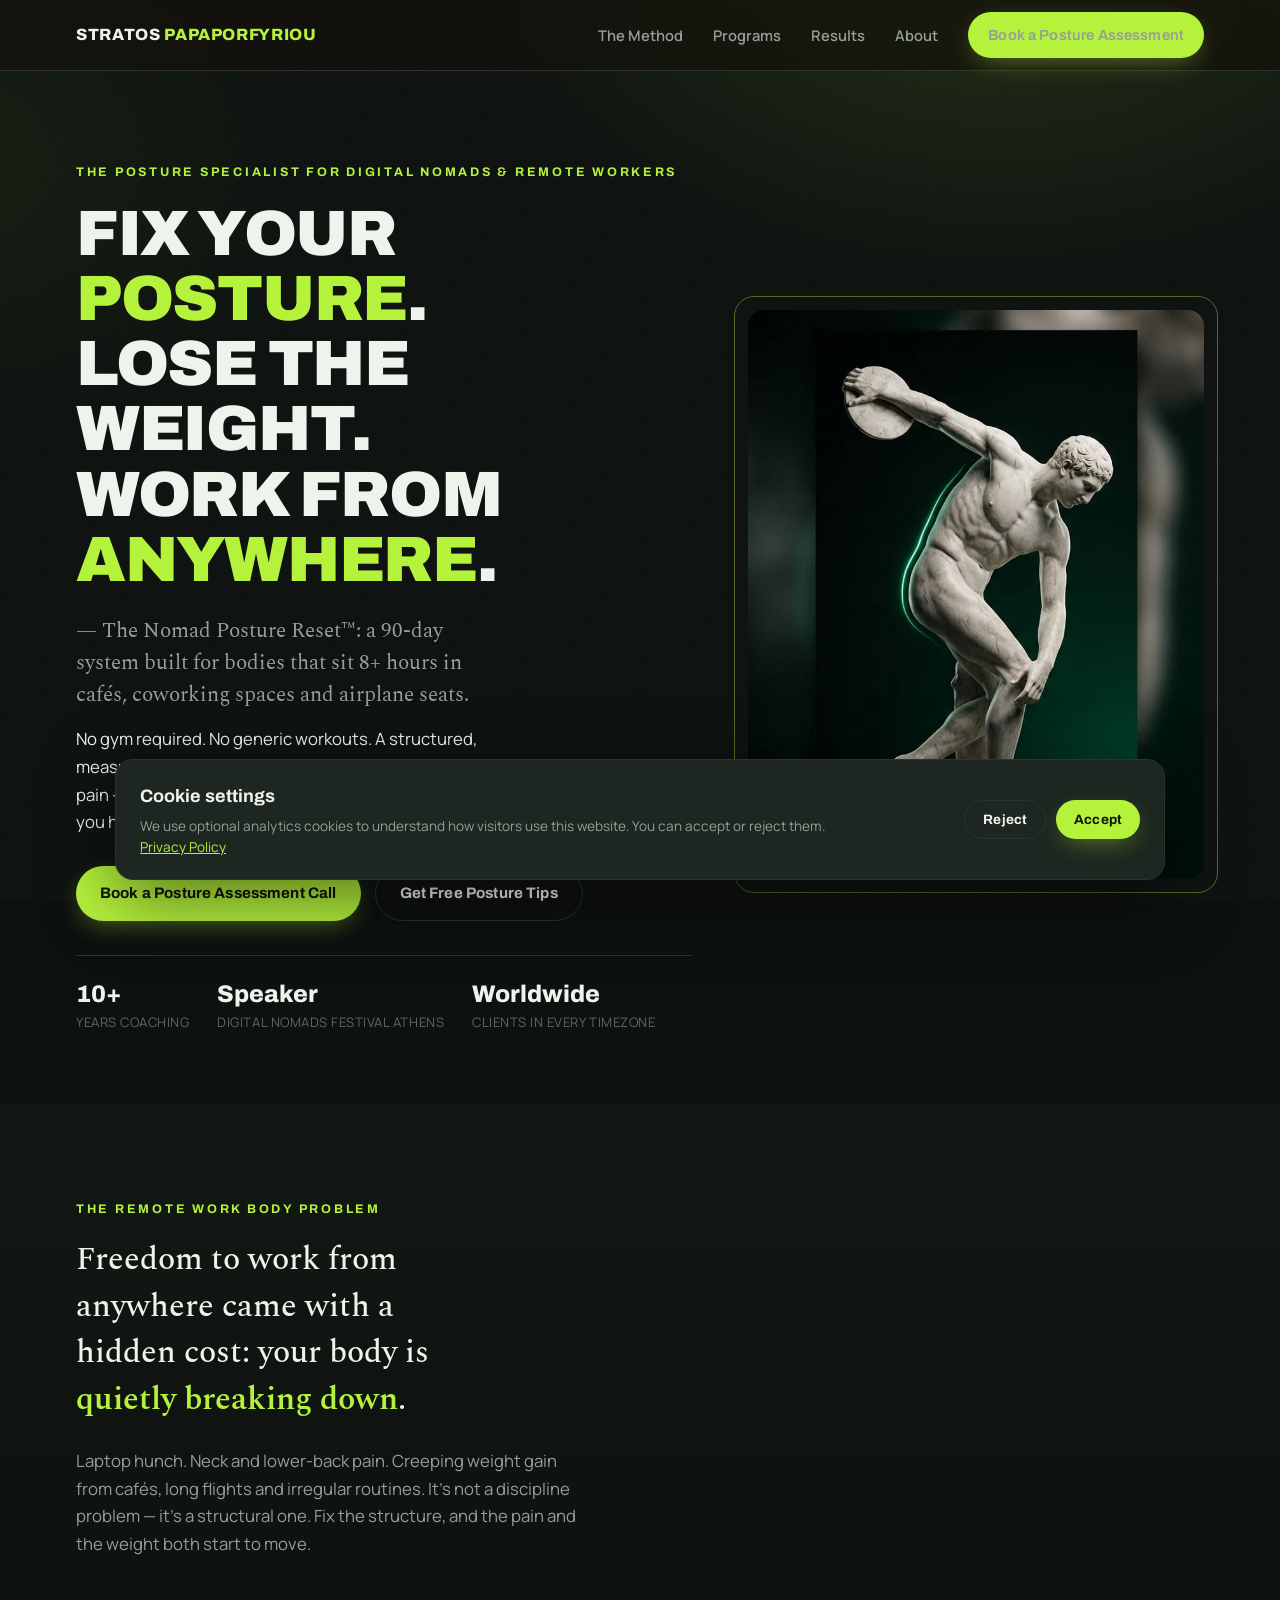
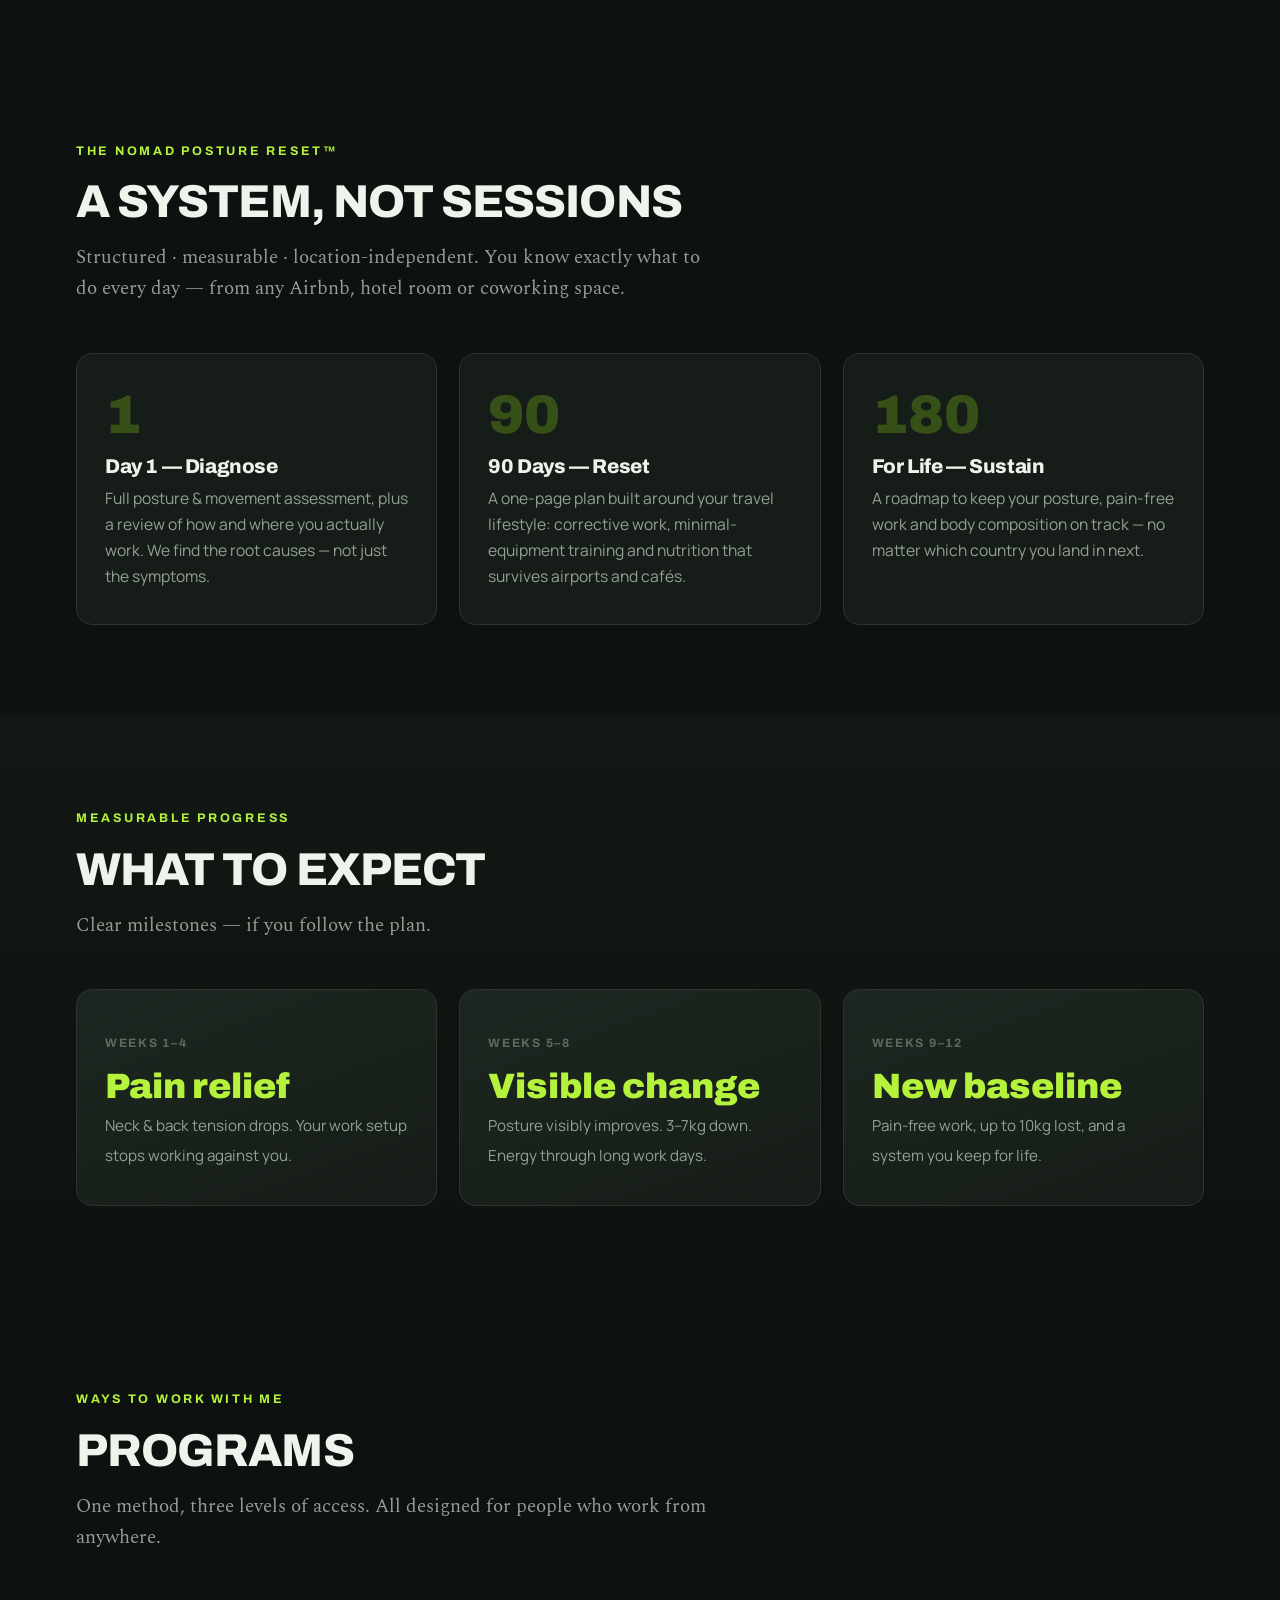
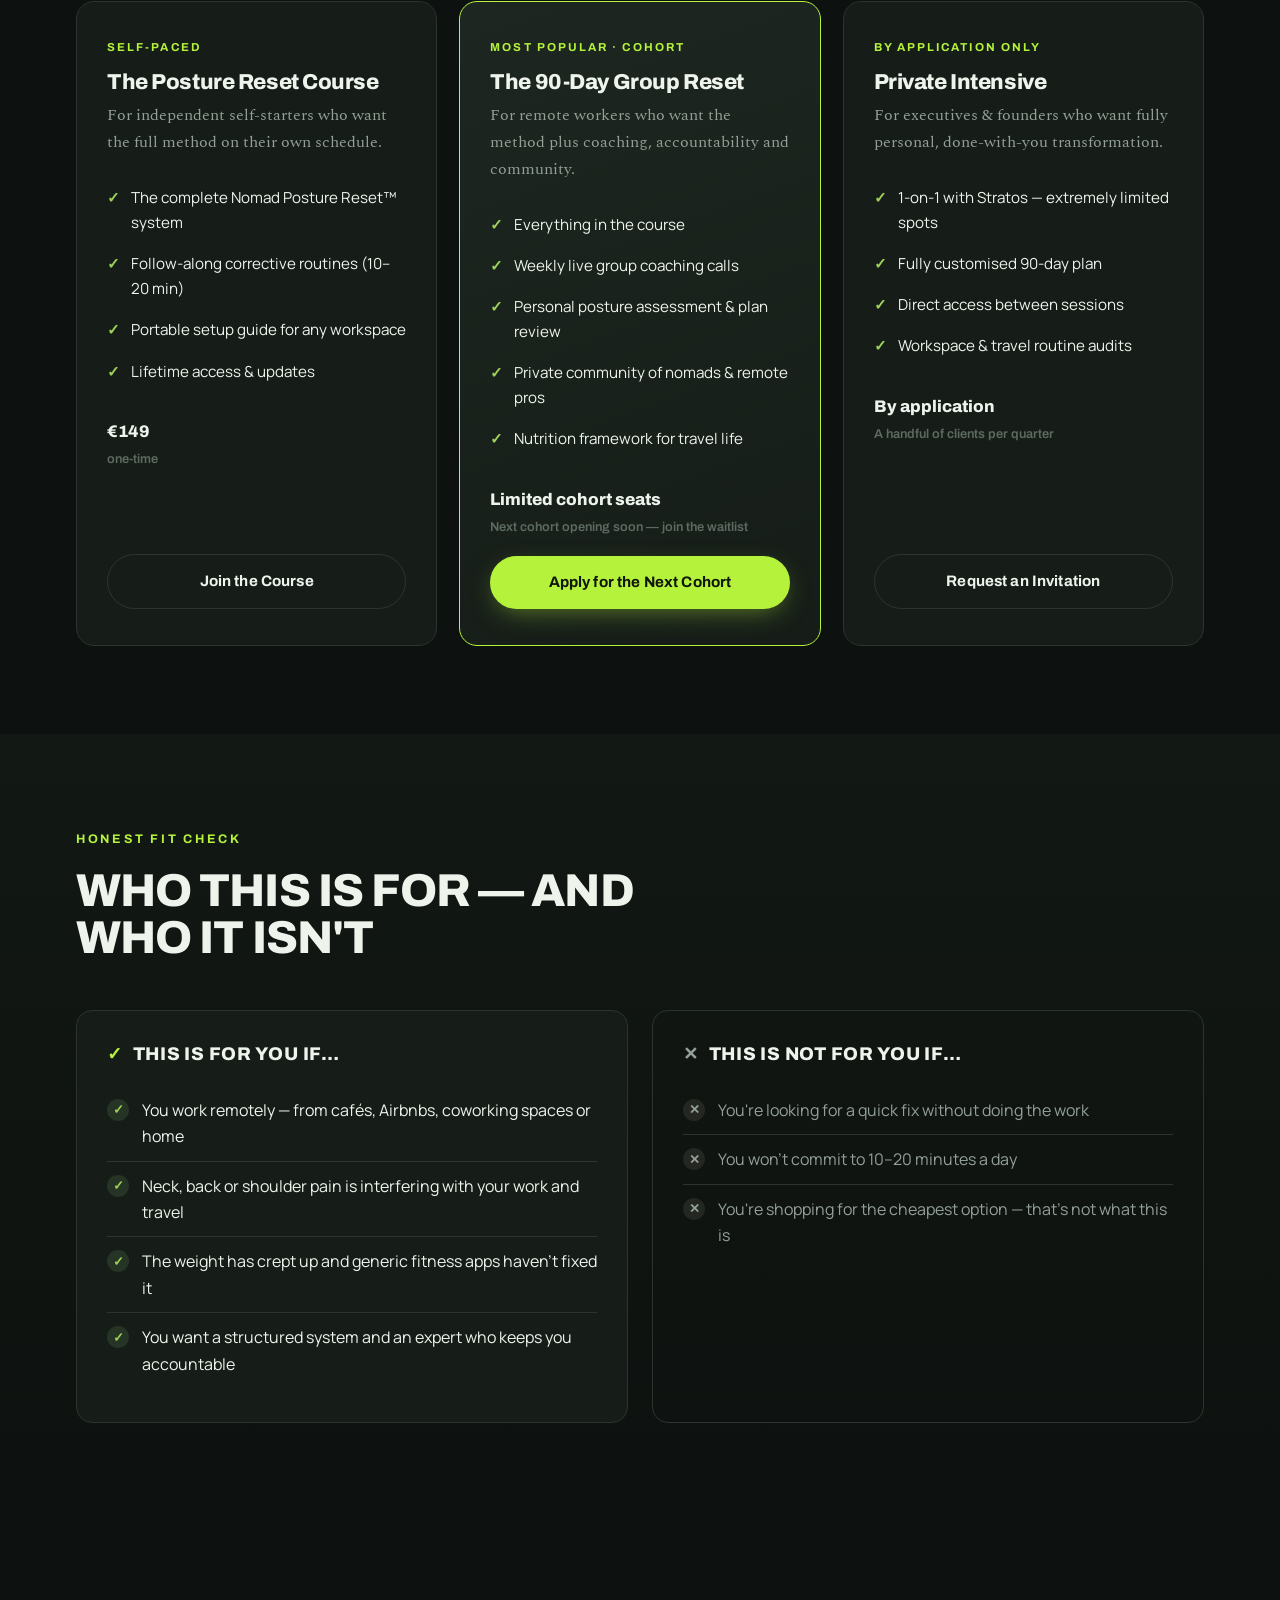
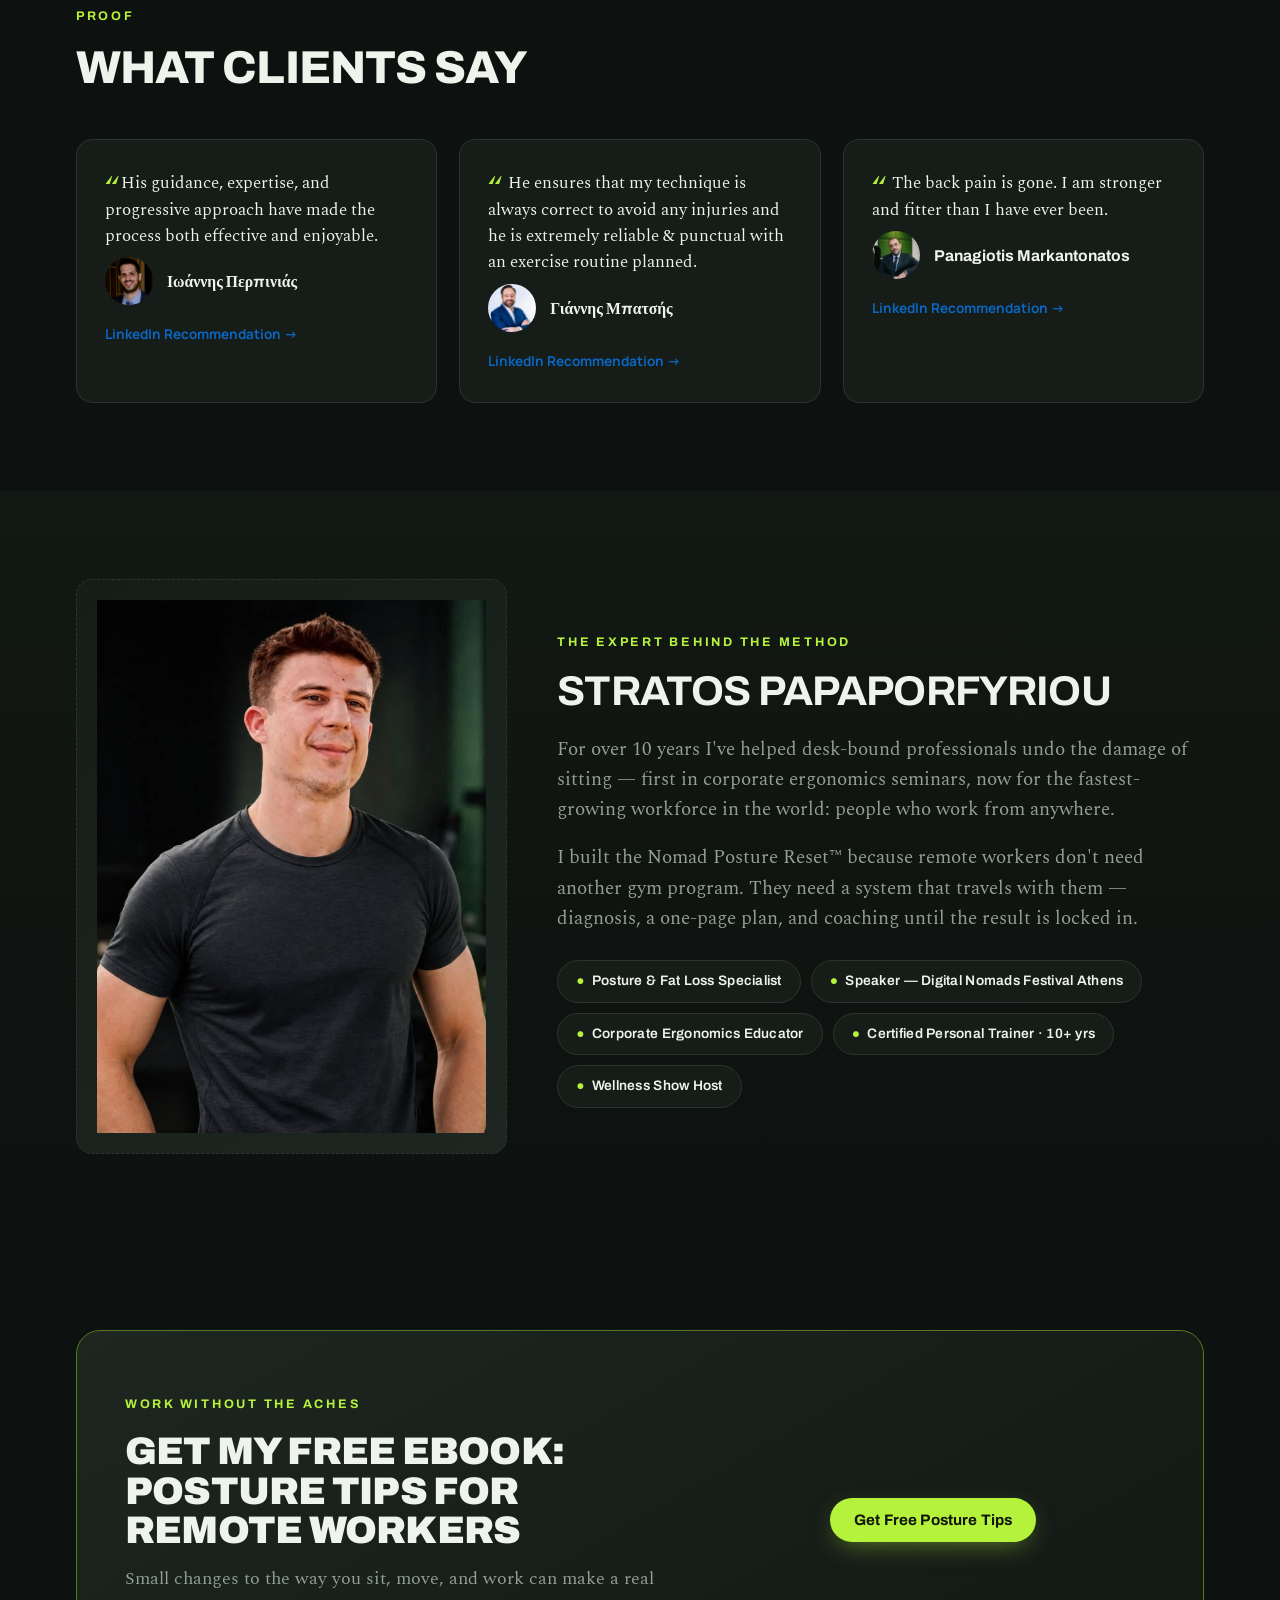
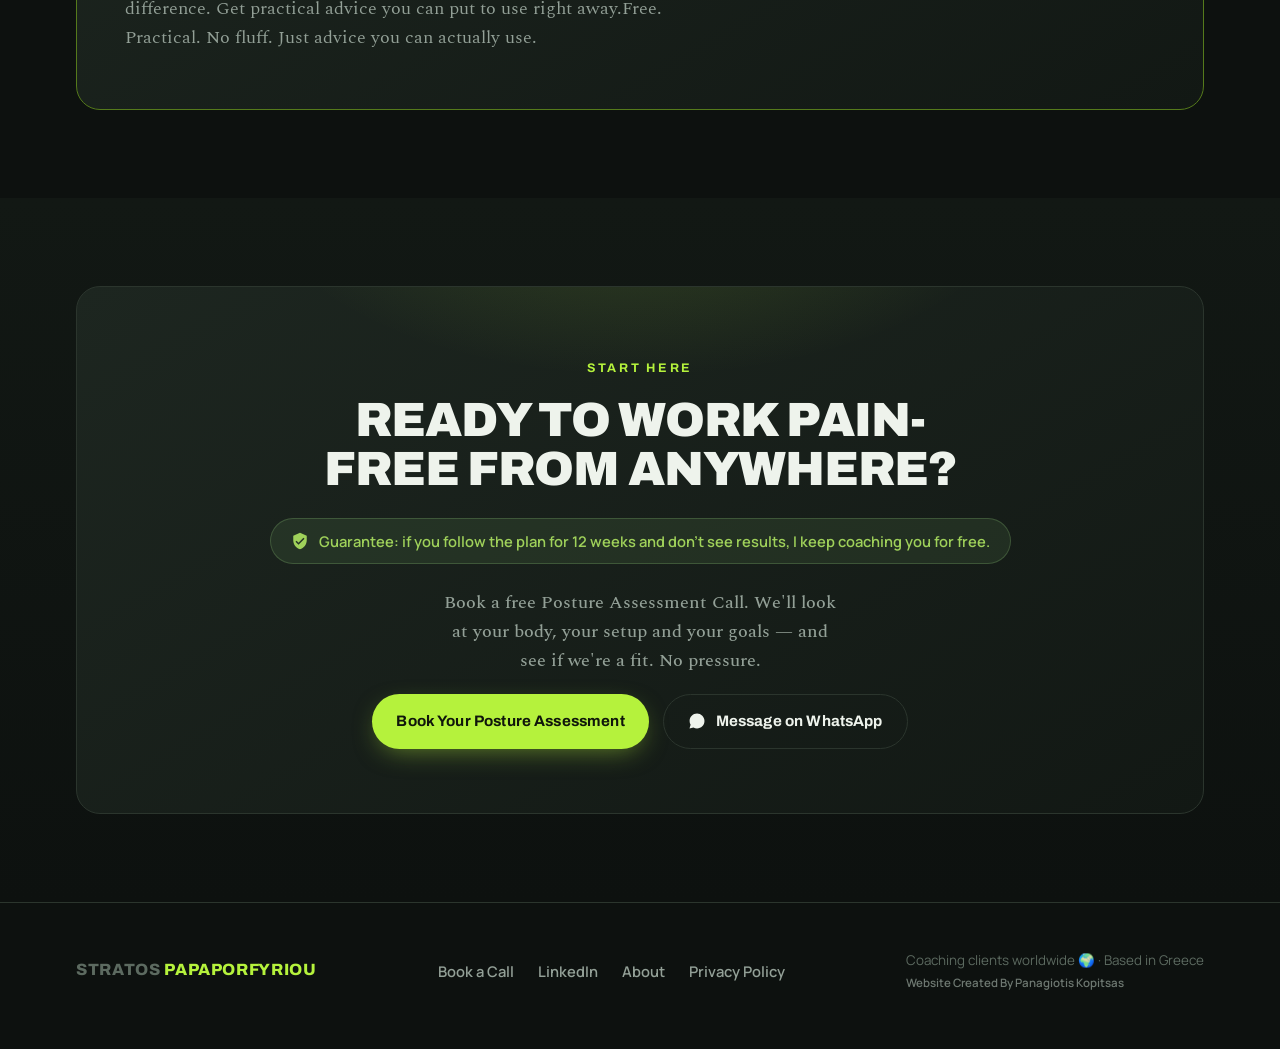
<file: index.html>
<!DOCTYPE html>
<html lang="en">
<head>

<link rel="icon" type="image/png" href="images/Logo.png" />
  
<!-- Google tag (gtag.js) -->
<script>
  window.dataLayer = window.dataLayer || [];

  function gtag() {
    dataLayer.push(arguments);
  }

  gtag("consent", "default", {
    analytics_storage: "denied",
    ad_storage: "denied",
    ad_user_data: "denied",
    ad_personalization: "denied"
  });
</script>

<script
  async
  src="https://www.googletagmanager.com/gtag/js?id=G-JQXVKSX628">
</script>

<script>
  gtag("js", new Date());
  gtag("config", "G-JQXVKSX628");
</script>

  
<meta charset="UTF-8" />
<meta name="viewport" content="width=device-width, initial-scale=1.0" />
<title>Stratos Papaporfyriou — The Posture Specialist for Digital Nomads & Remote Workers</title>
<meta name="description" content="Fix your posture, lose the weight, work pain-free from anywhere. The Nomad Posture Reset™ — a 90-day system for digital nomads & remote workers. No gym required." />

<!--
  ╔══════════════════════════════════════════════════════════════════╗
  ║  SETUP NOTES                                                     ║
  ║  1. WHATSAPP: change WHATSAPP_NUMBER in the <script> below.      ║
  ║  2. CALENDLY: replace CALENDLY_URL with your booking link.       ║
  ║  3. MAILERLITE: popup button uses form ID 1ufsXY.               ║
  ║     Universal script is loaded once in <head>.                 ║
  ║  4. PHOTOS: search "ΦΩΤΟ:" comments and replace placeholders.    ║
  ║  5. TESTIMONIALS: fill the slots — search "TESTIMONIAL".         ║
  ╚══════════════════════════════════════════════════════════════════╝
-->

<link rel="preconnect" href="https://fonts.googleapis.com" />
<link rel="preconnect" href="https://fonts.gstatic.com" crossorigin />
<link href="https://fonts.googleapis.com/css2?family=Archivo:wght@500;600;700;800;900&family=Manrope:wght@400;500;600;700&family=Spectral:ital,wght@0,500;0,600;1,500&display=swap" rel="stylesheet" />

<style>
:root{
  --bg:#0D110F; --bg-2:#121814; --surface:#161D18; --surface-2:#1D2620;
  --line:#2B352D; --text:#EEF3EC; --muted:#93A097; --muted-2:#5C6A60;
  --accent:#B5F23C; --accent-2:#CCFF63; --accent-deep:#557A1B;
  --accent-ink:#10160B; --ok:#9FD15A; --maxw:1180px;
}
*{box-sizing:border-box;margin:0;padding:0}
html{scroll-behavior:smooth}
body{background:var(--bg);color:var(--text);font-family:'Manrope',sans-serif;font-size:18px;line-height:1.65;-webkit-font-smoothing:antialiased;overflow-x:hidden}
body::before{content:"";position:fixed;inset:0;z-index:-2;background:radial-gradient(900px 600px at 78% -8%, rgba(181,242,60,.14), transparent 60%),radial-gradient(700px 500px at -5% 18%, rgba(85,122,27,.12), transparent 55%),var(--bg)}
body::after{content:"";position:fixed;inset:0;z-index:-1;pointer-events:none;opacity:.035;background-image:url("data:image/svg+xml,%3Csvg xmlns='http://www.w3.org/2000/svg' width='120' height='120'%3E%3Cfilter id='n'%3E%3CfeTurbulence type='fractalNoise' baseFrequency='.9' numOctaves='3'/%3E%3C/filter%3E%3Crect width='100%25' height='100%25' filter='url(%23n)'/%3E%3C/svg%3E")}
.wrap{max-width:var(--maxw);margin:0 auto;padding:0 26px}
h1,h2,h3{font-family:'Archivo',sans-serif;line-height:1.02;letter-spacing:-.02em}
.eyebrow{font-family:'Archivo',sans-serif;font-size:.78rem;font-weight:700;letter-spacing:.22em;text-transform:uppercase;color:var(--accent);display:inline-block;margin-bottom:18px}
.accent{color:var(--accent)}
.serif{font-family:'Spectral',serif;font-weight:500}

nav{position:sticky;top:0;z-index:50;backdrop-filter:saturate(140%) blur(14px);background:rgba(21,17,13,.72);border-bottom:1px solid var(--line)}
.nav-inner{display:flex;align-items:center;justify-content:space-between;height:70px}
.brand{font-family:'Archivo',sans-serif;font-weight:800;font-size:1.02rem;letter-spacing:.04em;text-transform:uppercase}
.brand span{color:var(--accent)}
.nav-links{display:flex;gap:30px;align-items:center}
.nav-links a{color:var(--muted);text-decoration:none;font-size:.92rem;font-weight:600;transition:color .2s}
.nav-links a:hover{color:var(--text)}
.btn{display:inline-flex;align-items:center;gap:10px;font-family:'Archivo',sans-serif;font-weight:700;font-size:.95rem;letter-spacing:.01em;padding:14px 24px;border-radius:999px;text-decoration:none;cursor:pointer;border:none;transition:transform .18s ease, box-shadow .18s ease, background .2s}
.btn-primary{background:var(--accent);color:var(--accent-ink);box-shadow:0 8px 26px -8px rgba(181,242,60,.5)}
.btn-primary:hover{transform:translateY(-2px);box-shadow:0 14px 34px -8px rgba(181,242,60,.65);background:var(--accent-2)}
.btn-ghost{background:transparent;color:var(--text);border:1px solid var(--line)}
.btn-ghost:hover{border-color:var(--accent);color:var(--accent)}
.btn svg{width:18px;height:18px;flex:none}
.nav-cta{padding:11px 20px}
@media(max-width:820px){.nav-links a:not(.nav-cta){display:none}}

.hero{padding:84px 0 70px;position:relative}
.hero-grid{display:grid;grid-template-columns:1.15fr .85fr;gap:56px;align-items:center}
.hero h1{font-size:clamp(2.4rem,5vw,4.1rem);font-weight:900;text-transform:uppercase}
.hero h1 .num{color:var(--accent);font-style:normal}
.hero-sub{font-family:'Spectral',serif;font-size:1.32rem;color:var(--muted);margin:24px 0 14px;max-width:36ch;line-height:1.5}
.hero-line{color:var(--text);font-size:1.05rem;max-width:46ch;margin-bottom:30px}
.hero-ctas{display:flex;gap:14px;flex-wrap:wrap;margin-bottom:34px}
.trust{display:flex;gap:28px;flex-wrap:wrap;padding-top:26px;border-top:1px solid var(--line)}
.trust div{display:flex;flex-direction:column}
.trust b{font-family:'Archivo',sans-serif;font-size:1.5rem;font-weight:800;color:var(--text);line-height:1}
.trust small{color:var(--muted-2);font-size:.82rem;letter-spacing:.04em;text-transform:uppercase;margin-top:6px}
.hero-photo-frame{position:relative}
.hero-photo-frame::before{content:"";position:absolute;inset:-14px;border:1px solid var(--accent);border-radius:20px;opacity:.4}
.photo{width:100%;aspect-ratio:4/5;border-radius:16px;overflow:hidden;background:linear-gradient(145deg,var(--surface),var(--surface-2));border:1px dashed var(--line);display:flex;align-items:center;justify-content:center;text-align:center;color:var(--muted-2);font-size:.85rem;padding:20px;position:relative}
.hero-photo{width:100%;aspect-ratio:4/5;object-fit:cover;border-radius:16px;display:block}
@media(max-width:860px){.hero-grid{grid-template-columns:1fr;gap:40px}.hero-photo-frame{max-width:380px;margin:0 auto}}

section{padding:88px 0;position:relative}
.section-head{max-width:640px;margin-bottom:48px}
.section-head h2{font-size:clamp(2rem,3.6vw,2.9rem);font-weight:800;text-transform:uppercase}
.section-head p{color:var(--muted);margin-top:16px;font-family:'Spectral',serif;font-size:1.18rem}
.alt{background:linear-gradient(180deg,var(--bg-2),var(--bg))}

.problem{font-family:'Spectral',serif;font-size:clamp(1.4rem,2.6vw,2rem);font-weight:500;line-height:1.45;max-width:26ch}
.problem .accent{font-weight:600}
.problem-note{color:var(--muted);font-family:'Manrope';font-size:1.05rem;margin-top:24px;max-width:50ch}

.fw-grid{display:grid;grid-template-columns:repeat(3,1fr);gap:22px}
.fw-card{background:var(--surface);border:1px solid var(--line);border-radius:16px;padding:34px 28px;position:relative;overflow:hidden;transition:border-color .25s, transform .25s}
.fw-card:hover{border-color:var(--accent);transform:translateY(-4px)}
.fw-num{font-family:'Archivo';font-weight:900;font-size:3.4rem;color:var(--accent-deep);line-height:1;opacity:.55}
.fw-card h3{font-size:1.25rem;font-weight:800;margin:14px 0 10px}
.fw-card p{color:var(--muted);font-size:.98rem}
@media(max-width:760px){.fw-grid{grid-template-columns:1fr}}

.miles{display:grid;grid-template-columns:repeat(3,1fr);gap:22px}
.mile{background:linear-gradient(160deg,var(--surface-2),var(--surface));border:1px solid var(--line);border-radius:16px;padding:36px 28px;text-align:left}
.mile small{color:var(--muted-2);text-transform:uppercase;letter-spacing:.14em;font-size:.76rem;font-weight:700;font-family:'Archivo'}
.mile b{display:block;font-family:'Archivo';font-weight:900;font-size:2.2rem;color:var(--accent);margin:12px 0 4px;line-height:1.1}
.mile span{color:var(--muted);font-size:.95rem}
@media(max-width:760px){.miles{grid-template-columns:1fr}}

/* OFFERS */
.offers{display:grid;grid-template-columns:repeat(3,1fr);gap:22px;align-items:stretch}
.offer{background:var(--surface);border:1px solid var(--line);border-radius:18px;padding:36px 30px;display:flex;flex-direction:column;transition:border-color .25s,transform .25s}
.offer:hover{border-color:var(--accent);transform:translateY(-4px)}
.offer.featured{border-color:var(--accent);background:linear-gradient(160deg,var(--surface-2),var(--surface));position:relative}
.offer .tag{font-family:'Archivo';font-size:.72rem;font-weight:700;letter-spacing:.18em;text-transform:uppercase;color:var(--accent);margin-bottom:14px}
.offer h3{font-size:1.35rem;font-weight:800;margin-bottom:10px}
.offer .who{font-family:'Spectral',serif;color:var(--muted);font-size:1.02rem;margin-bottom:20px}
.offer ul{list-style:none;margin-bottom:26px}
.offer li{display:flex;gap:11px;align-items:flex-start;padding:8px 0;color:var(--text);font-size:.95rem}
.offer li::before{content:"✓";color:var(--ok);font-weight:800;flex:none}
.offer .price{font-family:'Archivo';font-weight:800;font-size:1.05rem;color:var(--text);margin-bottom:18px}
.offer .price small{display:block;color:var(--muted-2);font-weight:600;font-size:.8rem;margin-top:4px}
.offer .btn{margin-top:auto;justify-content:center}
@media(max-width:880px){.offers{grid-template-columns:1fr}}

.fit-grid{display:grid;grid-template-columns:1fr 1fr;gap:24px}
.fit-card{background:var(--surface);border:1px solid var(--line);border-radius:16px;padding:34px 30px}
.fit-card.no{background:transparent}
.fit-card h3{font-size:1.15rem;font-weight:800;text-transform:uppercase;letter-spacing:.04em;margin-bottom:22px;display:flex;align-items:center;gap:10px}
.fit-card ul{list-style:none}
.fit-card li{display:flex;gap:13px;align-items:flex-start;padding:11px 0;border-bottom:1px solid var(--line);color:var(--text);font-size:1rem}
.fit-card li:last-child{border-bottom:none}
.tick,.cross{flex:none;width:22px;height:22px;border-radius:50%;display:grid;place-items:center;font-weight:800;font-size:.8rem;margin-top:2px}
.tick{background:rgba(127,176,106,.16);color:var(--ok)}
.cross{background:rgba(168,154,135,.14);color:var(--muted)}
.fit-card.no li{color:var(--muted)}
@media(max-width:760px){.fit-grid{grid-template-columns:1fr}}

.tst-grid{display:grid;grid-template-columns:repeat(3,1fr);gap:22px}
.tst{background:var(--surface);border:1px solid var(--line);border-radius:16px;padding:30px 28px;display:flex;flex-direction:column;gap:18px}
.tst .quote{font-family:'Spectral',serif;font-size:1.06rem;line-height:1.55;color:var(--text)}
.tst .quote::before{content:"“";color:var(--accent);font-family:'Spectral',serif;font-size:2rem;line-height:0;margin-right:2px;vertical-align:-.35em}
.tst .person{display:flex;align-items:center;gap:14px;margin-top:auto;padding-top:8px}
.avatar{width:48px;height:48px;border-radius:50%;flex:none;background:linear-gradient(145deg,var(--accent-deep),var(--surface-2));display:grid;place-items:center;font-family:'Archivo';font-weight:800;color:var(--accent-2);font-size:1rem;overflow:hidden}
img.avatar{object-fit:cover}
.tst .person b{font-family:'Archivo';font-weight:700;font-size:.98rem}
.tst .person span{display:block;color:var(--muted-2);font-size:.82rem;font-weight:500}
@media(max-width:880px){.tst-grid{grid-template-columns:1fr 1fr}}
@media(max-width:600px){.tst-grid{grid-template-columns:1fr}}

.about-grid{display:grid;grid-template-columns:.8fr 1.2fr;gap:50px;align-items:center}
.about-grid .photo{
  aspect-ratio:3/4;
  object-fit:cover;
}
.about p{color:var(--muted);font-family:'Spectral',serif;font-size:1.18rem;line-height:1.6;margin-bottom:18px}
.creds{display:flex;flex-wrap:wrap;gap:10px;margin-top:26px}
.cred{background:var(--surface);border:1px solid var(--line);border-radius:999px;padding:9px 18px;font-size:.86rem;font-weight:600;color:var(--text);font-family:'Archivo';letter-spacing:.02em}
.cred .accent{margin-right:7px}
@media(max-width:860px){.about-grid{grid-template-columns:1fr;gap:34px}.about-grid .photo{max-width:340px}}

/* MAILERLITE NEWSLETTER */
.magnet{background:linear-gradient(150deg,var(--surface-2),var(--bg-2));border:1px solid var(--accent-deep);border-radius:24px;padding:56px 48px;display:grid;grid-template-columns:1.1fr .9fr;gap:44px;align-items:center}
.magnet h2{font-size:clamp(1.7rem,3.2vw,2.4rem);font-weight:900;text-transform:uppercase}
.magnet p{color:var(--muted);margin-top:14px;font-family:'Spectral',serif;font-size:1.12rem}
.magnet-action{display:flex;align-items:center;justify-content:center}
.magnet-action .btn{justify-content:center;text-align:center}
@media(max-width:820px){.magnet{grid-template-columns:1fr;padding:44px 30px}.magnet-action{justify-content:flex-start}}

.cta{background:linear-gradient(150deg,var(--surface-2),var(--bg-2));border:1px solid var(--line);border-radius:24px;padding:64px 48px;text-align:center;position:relative;overflow:hidden}
.cta::before{content:"";position:absolute;inset:0;background:radial-gradient(600px 300px at 50% -20%,rgba(181,242,60,.16),transparent 65%)}
.cta>*{position:relative}
.cta h2{font-size:clamp(2rem,4vw,3rem);font-weight:900;text-transform:uppercase;max-width:20ch;margin:0 auto}
.guarantee{display:inline-flex;align-items:center;gap:10px;background:rgba(127,176,106,.12);border:1px solid rgba(127,176,106,.3);color:var(--ok);padding:10px 20px;border-radius:999px;font-size:.92rem;font-weight:600;margin:24px 0}
.cta-ctas{display:flex;gap:14px;justify-content:center;flex-wrap:wrap;margin-top:18px}

footer{border-top:1px solid var(--line);padding:46px 0 56px;color:var(--muted-2)}
.foot-inner{display:flex;justify-content:space-between;align-items:center;gap:24px;flex-wrap:wrap}
.foot-inner a{color:var(--muted);text-decoration:none;font-weight:600;font-size:.92rem}
.foot-inner a:hover{color:var(--accent)}
.foot-links{display:flex;gap:24px;flex-wrap:wrap}

.reveal{
  opacity:1;
  transform:none;
}
.reveal.in{opacity:1;transform:none}
@media(prefers-reduced-motion:reduce){.reveal{opacity:1;transform:none;transition:none}}


.cookie-banner {
  position: fixed;
  left: 20px;
  right: 20px;
  bottom: 20px;
  z-index: 9999;
  max-width: 1050px;
  margin: auto;
  padding: 22px 24px;
  display: flex;
  align-items: center;
  justify-content: space-between;
  gap: 24px;
  background: var(--surface-2);
  border: 1px solid var(--line);
  border-radius: 18px;
  box-shadow: 0 20px 70px rgba(0, 0, 0, .5);
}

.cookie-banner[hidden] {
  display: none;
}

.cookie-text strong {
  display: block;
  margin-bottom: 5px;
  font-family: "Archivo", sans-serif;
}

.cookie-text p {
  max-width: 700px;
  color: var(--muted);
  font-size: .85rem;
  line-height: 1.5;
}

.cookie-text a {
  color: var(--accent);
}

.cookie-buttons {
  display: flex;
  flex: none;
  gap: 10px;
}

.cookie-buttons .btn {
  padding: 11px 18px;
  font-size: .85rem;
}

@media (max-width: 700px) {
  .cookie-banner {
    left: 12px;
    right: 12px;
    bottom: 12px;
    align-items: stretch;
    flex-direction: column;
  }

  .cookie-buttons {
    display: grid;
    grid-template-columns: 1fr 1fr;
  }

  .cookie-buttons .btn {
    justify-content: center;
  }
}
  
  
</style>
<!-- MailerLite Universal -->
<script>
  (function(w,d,e,u,f,l,n){w[f]=w[f]||function(){(w[f].q=w[f].q||[])
  .push(arguments);},l=d.createElement(e),l.async=1,l.src=u,
  n=d.getElementsByTagName(e)[0],n.parentNode.insertBefore(l,n);})
  (window,document,'script','https://assets.mailerlite.com/js/universal.js','ml');
  ml('account', '23592');
</script>
<!-- End MailerLite Universal -->
</head>
<body>

<!-- ==== NAV ==== -->
<nav>
  <div class="wrap nav-inner">
    <div class="brand">STRATOS <span>PAPAPORFYRIOU</span></div>
    <div class="nav-links">
      <a href="#method">The Method</a>
      <a href="#programs">Programs</a>
      <a href="#results">Results</a>
      <a href="#about">About</a>
      <a class="btn btn-primary nav-cta" data-cal href="#">Book a Posture Assessment</a>
    </div>
  </div>
</nav>

<!-- ==== HERO ==== -->
<header class="hero">
  <div class="wrap hero-grid">
    <div class="reveal">
      <span class="eyebrow">The Posture Specialist for Digital Nomads &amp; Remote Workers</span>
      <h1>Fix your <span class="num">posture</span>.<br>Lose the weight.<br>Work from <span class="num">anywhere</span>.</h1>
      <p class="hero-sub">— The Nomad Posture Reset™: a 90-day system built for bodies that sit 8+ hours in cafés, coworking spaces and airplane seats.</p>
      <p class="hero-line">No gym required. No generic workouts. A structured, measurable method that ends laptop hunch, neck and back pain — and gets the weight moving — wherever in the world you happen to be working from.</p>
      <div class="hero-ctas">
        <a class="btn btn-primary" data-cal href="#">Book a Posture Assessment Call</a>
        <a class="btn btn-ghost" href="#magnet">Get Free Posture Tips</a>
      </div>
      <div class="trust">
        <div><b>10+</b><small>Years coaching</small></div>
        <div><b>Speaker</b><small>Digital Nomads Festival Athens</small></div>
        <div><b>Worldwide</b><small>Clients in every timezone</small></div>
      </div>
    </div>
    <div class="reveal hero-photo-frame">
      <!-- ΦΩΤΟ: <img class="hero-photo" src="stratos-hero.jpg" alt="Stratos Papaporfyriou"> -->
      <img class="hero-photo" src="images/1.jpg" alt="Stratos Papaporfyriou">
    </div>
  </div>
</header>

<!-- ==== PROBLEM ==== -->
<section class="alt">
  <div class="wrap reveal">
    <span class="eyebrow">The Remote Work Body Problem</span>
    <p class="problem">Freedom to work from anywhere came with a hidden cost: your body is <span class="accent">quietly breaking down</span>.</p>
    <p class="problem-note">Laptop hunch. Neck and lower-back pain. Creeping weight gain from cafés, long flights and irregular routines. It's not a discipline problem — it's a structural one. Fix the structure, and the pain and the weight both start to move.</p>
  </div>
</section>

<!-- ==== METHOD ==== -->
<section id="method">
  <div class="wrap">
    <div class="section-head reveal">
      <span class="eyebrow">The Nomad Posture Reset™</span>
      <h2>A system, not sessions</h2>
      <p>Structured · measurable · location-independent. You know exactly what to do every day — from any Airbnb, hotel room or coworking space.</p>
    </div>
    <div class="fw-grid">
      <div class="fw-card reveal">
        <div class="fw-num">1</div>
        <h3>Day 1 — Diagnose</h3>
        <p>Full posture &amp; movement assessment, plus a review of how and where you actually work. We find the root causes — not just the symptoms.</p>
      </div>
      <div class="fw-card reveal">
        <div class="fw-num">90</div>
        <h3>90 Days — Reset</h3>
        <p>A one-page plan built around your travel lifestyle: corrective work, minimal-equipment training and nutrition that survives airports and cafés.</p>
      </div>
      <div class="fw-card reveal">
        <div class="fw-num">180</div>
        <h3>For Life — Sustain</h3>
        <p>A roadmap to keep your posture, pain-free work and body composition on track — no matter which country you land in next.</p>
      </div>
    </div>
  </div>
</section>

<!-- ==== MILESTONES ==== -->
<section id="results" class="alt">
  <div class="wrap">
    <div class="section-head reveal">
      <span class="eyebrow">Measurable progress</span>
      <h2>What to expect</h2>
      <p>Clear milestones — if you follow the plan.</p>
    </div>
    <div class="miles">
      <div class="mile reveal"><small>Weeks 1–4</small><b>Pain relief</b><span>Neck &amp; back tension drops. Your work setup stops working against you.</span></div>
      <div class="mile reveal"><small>Weeks 5–8</small><b>Visible change</b><span>Posture visibly improves. 3–7kg down. Energy through long work days.</span></div>
      <div class="mile reveal"><small>Weeks 9–12</small><b>New baseline</b><span>Pain-free work, up to 10kg lost, and a system you keep for life.</span></div>
    </div>
  </div>
</section>

<!-- ==== PROGRAMS ==== -->
<section id="programs">
  <div class="wrap">
    <div class="section-head reveal">
      <span class="eyebrow">Ways to work with me</span>
      <h2>Programs</h2>
      <p>One method, three levels of access. All designed for people who work from anywhere.</p>
    </div>
    <div class="offers">

      <div class="offer reveal">
        <div class="tag">Self-paced</div>
        <h3>The Posture Reset Course</h3>
        <p class="who">For independent self-starters who want the full method on their own schedule.</p>
        <ul>
          <li>The complete Nomad Posture Reset™ system</li>
          <li>Follow-along corrective routines (10–20 min)</li>
          <li>Portable setup guide for any workspace</li>
          <li>Lifetime access &amp; updates</li>
        </ul>
        <div class="price">€149 <small>one-time</small></div>
        <a class="btn btn-ghost" href="#" >Join the Course</a>
      </div>

      <div class="offer featured reveal">
        <div class="tag">Most popular · Cohort</div>
        <h3>The 90-Day Group Reset</h3>
        <p class="who">For remote workers who want the method plus coaching, accountability and community.</p>
        <ul>
          <li>Everything in the course</li>
          <li>Weekly live group coaching calls</li>
          <li>Personal posture assessment &amp; plan review</li>
          <li>Private community of nomads &amp; remote pros</li>
          <li>Nutrition framework for travel life</li>
        </ul>
        <div class="price">Limited cohort seats <small>Next cohort opening soon — join the waitlist</small></div>
        <a class="btn btn-primary" data-cal href="#">Apply for the Next Cohort</a>
      </div>

      <div class="offer reveal">
        <div class="tag">By application only</div>
        <h3>Private Intensive</h3>
        <p class="who">For executives &amp; founders who want fully personal, done-with-you transformation.</p>
        <ul>
          <li>1-on-1 with Stratos — extremely limited spots</li>
          <li>Fully customised 90-day plan</li>
          <li>Direct access between sessions</li>
          <li>Workspace &amp; travel routine audits</li>
        </ul>
        <div class="price">By application <small>A handful of clients per quarter</small></div>
        <a class="btn btn-ghost" data-cal href="#">Request an Invitation</a>
      </div>

    </div>
  </div>
</section>

<!-- ==== FIT / NOT FIT ==== -->
<section class="alt">
  <div class="wrap">
    <div class="section-head reveal">
      <span class="eyebrow">Honest fit check</span>
      <h2>Who this is for — and who it isn't</h2>
    </div>
    <div class="fit-grid">
      <div class="fit-card reveal">
        <h3><span class="accent">✓</span> This is for you if…</h3>
        <ul>
          <li><span class="tick">✓</span> You work remotely — from cafés, Airbnbs, coworking spaces or home</li>
          <li><span class="tick">✓</span> Neck, back or shoulder pain is interfering with your work and travel</li>
          <li><span class="tick">✓</span> The weight has crept up and generic fitness apps haven't fixed it</li>
          <li><span class="tick">✓</span> You want a structured system and an expert who keeps you accountable</li>
        </ul>
      </div>
      <div class="fit-card no reveal">
        <h3><span style="color:var(--muted)">✕</span> This is not for you if…</h3>
        <ul>
          <li><span class="cross">✕</span> You're looking for a quick fix without doing the work</li>
          <li><span class="cross">✕</span> You won't commit to 10–20 minutes a day</li>
          <li><span class="cross">✕</span> You're shopping for the cheapest option — that's not what this is</li>
        </ul>
      </div>
    </div>
  </div>
</section>

<!-- ==== TESTIMONIALS ==== -->
<section>
  <div class="wrap">
    <div class="section-head reveal">
      <span class="eyebrow">Proof</span>
      <h2>What clients say</h2>
    </div>
    <div class="tst-grid">

<!-- TESTIMONIAL 1 -->
<div class="tst reveal">

  <a href="https://www.linkedin.com/in/stratos-papaporfyriou-bb326b244/details/recommendations/?detailScreenTabIndex=0"
     target="_blank"
     rel="noopener"
     style="display:block;color:inherit;text-decoration:none;height:100%;">

    <p class="quote">His guidance, expertise, and progressive approach have made the process both effective and enjoyable.</p>

    <div class="person">
      <img class="avatar" src="images/client-01.jpg" alt="Ioannis Perpinias">
      <div>
        <b>Ιωάννης Περπινιάς</b>
        <span></span>
      </div>
    </div>

    <div style="margin-top:18px;color:#0A66C2;font-weight:700;font-size:.85rem;">
      LinkedIn Recommendation →
    </div>

  </a>

</div>

      
    <!-- TESTIMONIAL 2 -->
<div class="tst reveal">

  <a href="https://www.linkedin.com/in/stratos-papaporfyriou-bb326b244/details/recommendations/?detailScreenTabIndex=0"
     target="_blank"
     rel="noopener"
     style="display:block;color:inherit;text-decoration:none;height:100%;">

    <p class="quote">
      He ensures that my technique is always correct to avoid any injuries and he is extremely reliable & punctual with an exercise routine planned.
    </p>

    <div class="person">
      <img class="avatar" src="images/client-02.jpg" alt="Giannis Batsis">
      <div>
        <b>Γιάννης Μπατσής</b>
        <span></span>
      </div>
    </div>

    <div style="margin-top:18px;color:#0A66C2;font-weight:700;font-size:.85rem;">
      LinkedIn Recommendation →
    </div>

  </a>

</div>

<!-- TESTIMONIAL 3 -->
<div class="tst reveal">

  <a href="https://www.linkedin.com/in/stratos-papaporfyriou-bb326b244/details/recommendations/?detailScreenTabIndex=0"
     target="_blank"
     rel="noopener"
     style="display:block;color:inherit;text-decoration:none;height:100%;">

    <p class="quote">
      The back pain is gone. I am stronger and fitter than I have ever been.
    </p>

    <div class="person">
      <img class="avatar" src="images/client-03.jpg" alt="Παναγιώτης Μαρκαντωνάτος">
      <div>
        <b>Panagiotis Markantonatos</b>
        <span></span>
      </div>
    </div>

    <div style="margin-top:18px;color:#0A66C2;font-weight:700;font-size:.85rem;">
      LinkedIn Recommendation →
    </div>

  </a>

</div>
      <!-- Add up to 6 — delete unused blocks -->
    </div>
  </div>
</section>

<!-- ==== ABOUT ==== -->
<section id="about" class="alt">
  <div class="wrap about about-grid">
    <div class="reveal">
      <img class="photo" src="images/stratos.jpg" alt="Stratos Papaporfyriou">
    </div>

    <div class="reveal">
      <span class="eyebrow">The expert behind the method</span>
      <h2 style="font-size:clamp(1.8rem,3.4vw,2.6rem);text-transform:uppercase;margin-bottom:22px">Stratos Papaporfyriou</h2>
      <p>For over 10 years I've helped desk-bound professionals undo the damage of sitting — first in corporate ergonomics seminars, now for the fastest-growing workforce in the world: people who work from anywhere.</p>
      <p>I built the Nomad Posture Reset™ because remote workers don't need another gym program. They need a system that travels with them — diagnosis, a one-page plan, and coaching until the result is locked in.</p>
      <div class="creds">
        <div class="cred"><span class="accent">●</span>Posture &amp; Fat Loss Specialist</div>
        <div class="cred"><span class="accent">●</span>Speaker — Digital Nomads Festival Athens</div>
        <div class="cred"><span class="accent">●</span>Corporate Ergonomics Educator</div>
        <div class="cred"><span class="accent">●</span>Certified Personal Trainer · 10+ yrs</div>
        <div class="cred"><span class="accent">●</span>Wellness Show Host</div>
      </div>
    </div>
  </div>
</section>

<!-- ==== MAILERLITE NEWSLETTER ==== -->
<section id="magnet">
  <div class="wrap reveal">
    <div class="magnet">
      <div>
        <span class="eyebrow">Work Without the Aches</span>
        <h2>Get my free eBook: Posture Tips for Remote Workers</h2>
        <p>Small changes to the way you sit, move, and work can make a real difference. Get practical advice you can put to use right away.Free. Practical. No fluff. Just advice you can actually use.



</p>
      </div>
      <div class="magnet-action">
        <!-- MailerLite pop-up form opens when this button is clicked. -->
        <button type="button" class="btn btn-primary ml-onclick-form" onclick="ml('show', '1ufsXY', true)">Get Free Posture Tips</button>
      </div>
    </div>
  </div>
</section>

<!-- ==== CTA ==== -->
<section class="alt">
  <div class="wrap reveal">
    <div class="cta">
      <span class="eyebrow">Start here</span>
      <h2>Ready to work pain-free from anywhere?</h2>
      <div class="guarantee">
        <svg width="18" height="18" viewBox="0 0 24 24" fill="currentColor"><path d="M12 1 3 5v6c0 5.55 3.84 10.74 9 12 5.16-1.26 9-6.45 9-12V5l-9-4Zm-2 16-4-4 1.41-1.41L10 14.17l6.59-6.58L18 9l-8 8Z"/></svg>
        Guarantee: if you follow the plan for 12 weeks and don't see results, I keep coaching you for free.
      </div>
      <p class="serif" style="color:var(--muted);max-width:44ch;margin:0 auto 4px;font-size:1.1rem">Book a free Posture Assessment Call. We'll look at your body, your setup and your goals — and see if we're a fit. No pressure.</p>
      <div class="cta-ctas">
        <a class="btn btn-primary" data-cal href="#">Book Your Posture Assessment</a>
        <a class="btn btn-ghost" data-wa href="#">
          <svg viewBox="0 0 24 24" fill="currentColor"><path d="M12.04 2C6.58 2 2.13 6.45 2.13 11.91c0 1.75.46 3.45 1.32 4.95L2 22l5.25-1.38a9.9 9.9 0 0 0 4.79 1.22h.01c5.46 0 9.91-4.45 9.91-9.91 0-2.65-1.03-5.14-2.9-7.01A9.82 9.82 0 0 0 12.04 2Z"/></svg>
          Message on WhatsApp
        </a>
      </div>
    </div>
  </div>
</section>

<!-- ==== FOOTER ==== -->
<footer>
  <div class="wrap foot-inner">

    <div class="brand">
      STRATOS <span>PAPAPORFYRIOU</span>
    </div>

    <div class="foot-links">
      <a data-cal href="#">Book a Call</a>

      <a
        href="https://www.linkedin.com/in/stratos-papaporfyriou-bb326b244/"
        target="_blank"
        rel="noopener"
      >
        LinkedIn
      </a>

      <a href="#about">About</a>

      <a href="https://www.artoffitness.gr/privacy-policy.html">
        Privacy Policy
      </a>
    </div>

    <div style="font-size:.84rem">
      Coaching clients worldwide 🌍 · Based in Greece
      <br>
<a
  href="mailto:panoskopi@yahoo.gr"
  style="font-size:.72rem; opacity:.72;"
>
  Website Created By Panagiotis Kopitsas
</a>
    </div>

  </div>
</footer>



  <div id="cookie-banner" class="cookie-banner" hidden>
  <div class="cookie-text">
    <strong>Cookie settings</strong>

    <p>
      We use optional analytics cookies to understand how visitors use
      this website. You can accept or reject them.
      <a href="https://www.artoffitness.gr/privacy-policy.html">
        Privacy Policy
      </a>
    </p>
  </div>

  <div class="cookie-buttons">
    <button type="button" id="reject-cookies" class="btn btn-ghost">
      Reject
    </button>

    <button type="button" id="accept-cookies" class="btn btn-primary">
      Accept
    </button>
  </div>
</div>


  
<script>
/* 1. WHATSAPP — international format, no "+" */
const WHATSAPP_NUMBER = "306988411924";
const WHATSAPP_TEXT   = "Hi Stratos! I found your site and I'd like to learn more about the Nomad Posture Reset.";
/* 2. CALENDLY — your booking link */
const CALENDLY_URL = "https://calendly.com/stratspap0/30min";

const waLink = "https://wa.me/" + WHATSAPP_NUMBER + "?text=" + encodeURIComponent(WHATSAPP_TEXT);
document.querySelectorAll("[data-wa]").forEach(a => a.setAttribute("href", waLink));
document.querySelectorAll("[data-cal]").forEach(a => a.setAttribute("href", CALENDLY_URL));

/* Scroll reveal */
const io = new IntersectionObserver((entries) => {
  entries.forEach((e) => { if (e.isIntersecting) { e.target.classList.add("in"); io.unobserve(e.target); } });
}, { threshold: 0.12 });
document.querySelectorAll(".reveal").forEach((el, i) => {
  el.style.transitionDelay = (Math.min(i % 3, 2) * 0.08) + "s";
  io.observe(el);
});



/* Cookie consent */
const COOKIE_CONSENT_KEY = "analytics_consent_v1";

const cookieBanner = document.getElementById("cookie-banner");
const acceptCookies = document.getElementById("accept-cookies");
const rejectCookies = document.getElementById("reject-cookies");

function updateAnalyticsConsent(value) {
  if (typeof gtag === "function") {
    gtag("consent", "update", {
      analytics_storage: value,
      ad_storage: "denied",
      ad_user_data: "denied",
      ad_personalization: "denied"
    });
  }
}

function saveCookieChoice(choice) {
  localStorage.setItem(COOKIE_CONSENT_KEY, choice);

  if (cookieBanner) {
    cookieBanner.hidden = true;
  }
}

if (cookieBanner && acceptCookies && rejectCookies) {
  const savedCookieChoice =
    localStorage.getItem(COOKIE_CONSENT_KEY);

  if (savedCookieChoice === "accepted") {
    updateAnalyticsConsent("granted");
  } else if (savedCookieChoice === "rejected") {
    updateAnalyticsConsent("denied");
  } else {
    cookieBanner.hidden = false;
  }

  acceptCookies.addEventListener("click", function () {
    updateAnalyticsConsent("granted");
    saveCookieChoice("accepted");
  });

  rejectCookies.addEventListener("click", function () {
    updateAnalyticsConsent("denied");
    saveCookieChoice("rejected");
  });
}





  
</script>





  
</body>
</html>
</file>
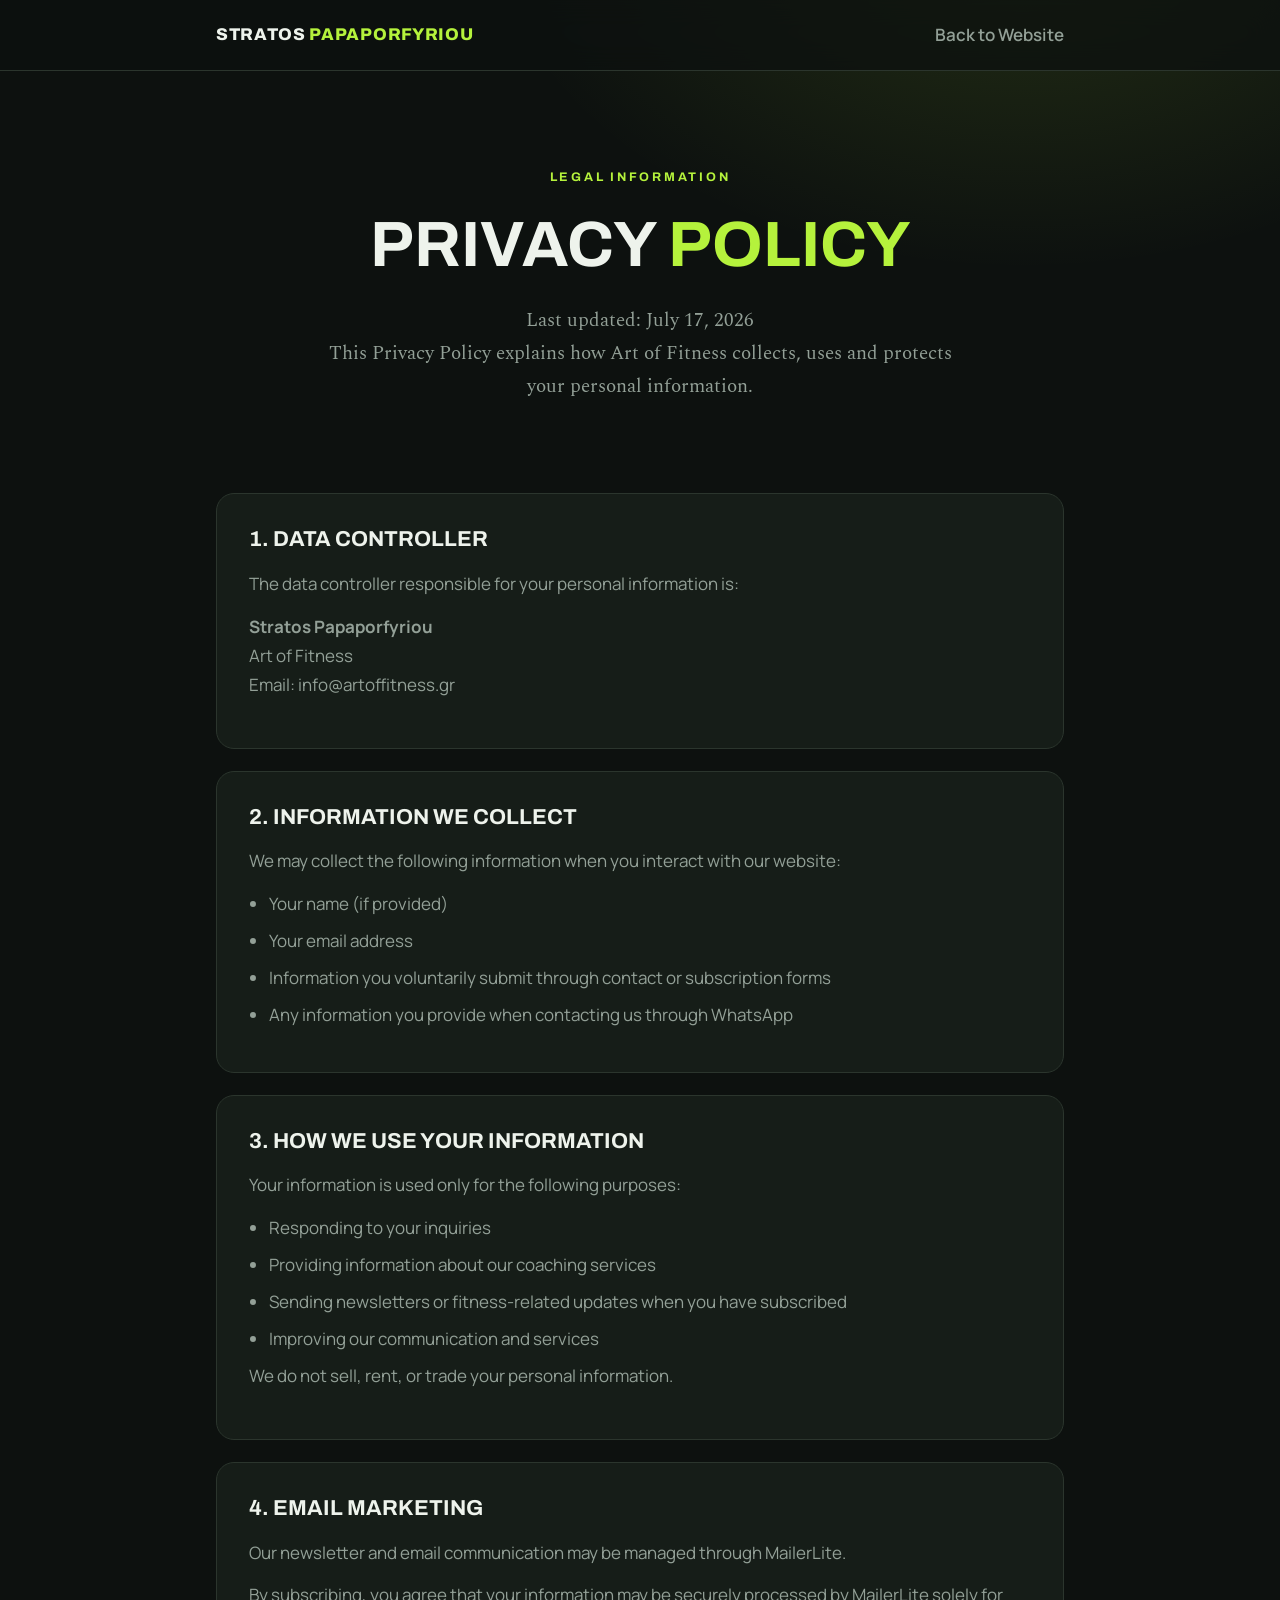
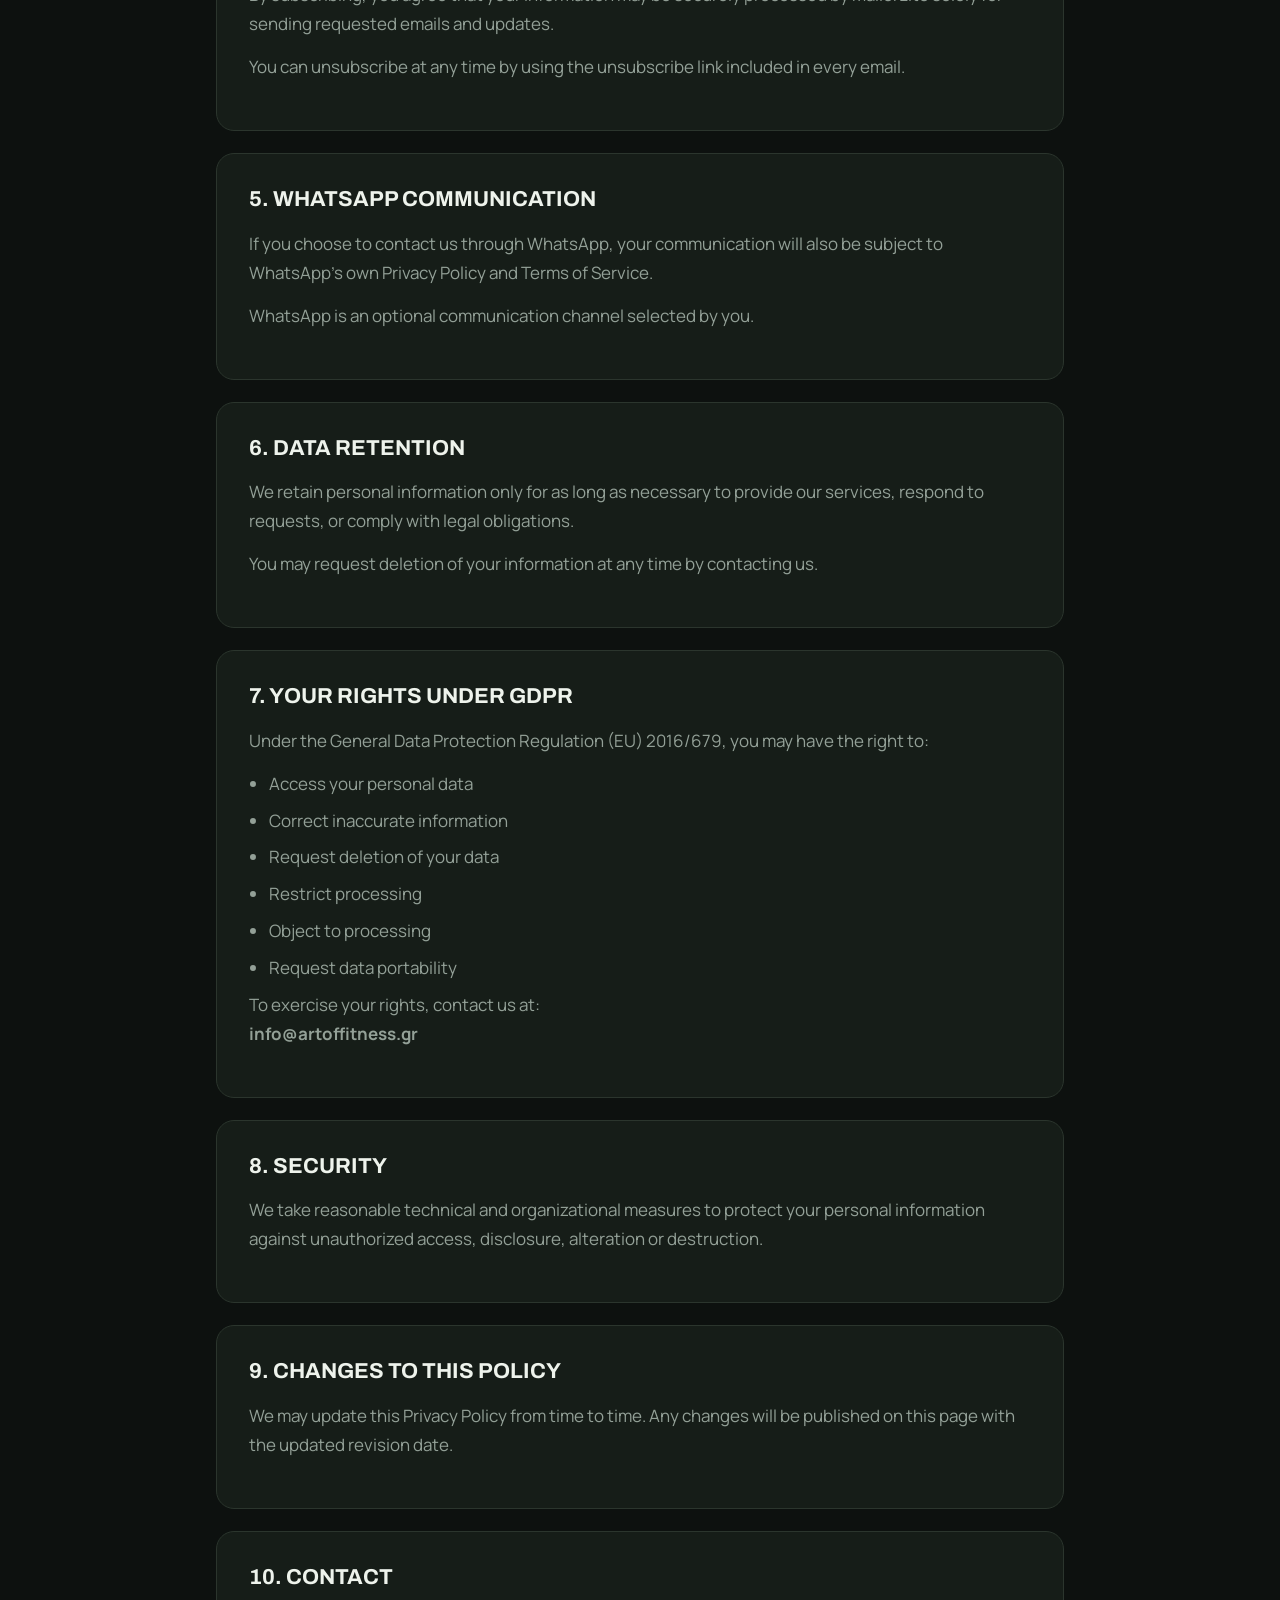
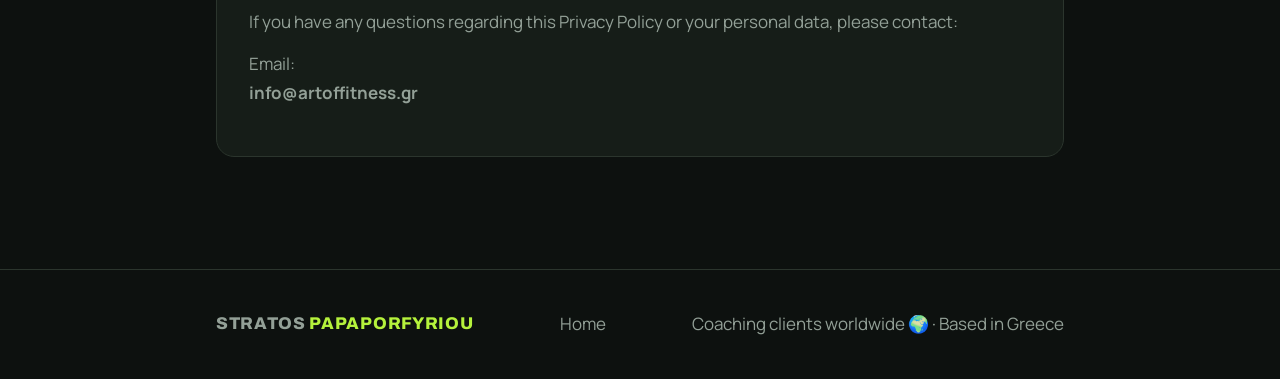
<file: privacy-policy.html>
<!DOCTYPE html>
<html lang="en">
<head>
<meta charset="UTF-8" />
<meta name="viewport" content="width=device-width, initial-scale=1.0" />

<title>Privacy Policy — Art of Fitness</title>

<meta name="description" content="Privacy Policy for Art of Fitness by Stratos Papaporfyriou." />

<link rel="preconnect" href="https://fonts.googleapis.com">
<link rel="preconnect" href="https://fonts.gstatic.com" crossorigin>
<link href="https://fonts.googleapis.com/css2?family=Archivo:wght@500;600;700;800;900&family=Manrope:wght@400;500;600;700&family=Spectral:ital,wght@0,500;0,600;1,500&display=swap" rel="stylesheet">

<style>

:root{
  --bg:#0D110F;
  --bg-2:#121814;
  --surface:#161D18;
  --surface-2:#1D2620;
  --line:#2B352D;
  --text:#EEF3EC;
  --muted:#93A097;
  --accent:#B5F23C;
  --accent-2:#CCFF63;
  --maxw:900px;
}

*{
  box-sizing:border-box;
  margin:0;
  padding:0;
}

html{
  scroll-behavior:smooth;
}

body{
  background:var(--bg);
  color:var(--text);
  font-family:'Manrope',sans-serif;
  font-size:17px;
  line-height:1.7;
}

body::before{
  content:"";
  position:fixed;
  inset:0;
  z-index:-1;
  background:
  radial-gradient(900px 600px at 80% -10%,rgba(181,242,60,.14),transparent 60%),
  var(--bg);
}

.wrap{
  max-width:var(--maxw);
  margin:auto;
  padding:0 26px;
}

h1,h2,h3{
  font-family:'Archivo',sans-serif;
  line-height:1.1;
}

.accent{
  color:var(--accent);
}


/* NAV */

nav{
  position:sticky;
  top:0;
  z-index:10;
  backdrop-filter:blur(14px);
  background:rgba(13,17,15,.75);
  border-bottom:1px solid var(--line);
}

.nav-inner{
  height:70px;
  display:flex;
  justify-content:space-between;
  align-items:center;
}

.brand{
  font-family:'Archivo';
  font-weight:800;
  letter-spacing:.04em;
  text-transform:uppercase;
}

.brand span{
  color:var(--accent);
}

.nav-links a{
  color:var(--muted);
  text-decoration:none;
  font-weight:600;
}


/* HERO */

.hero{
  padding:90px 0 50px;
  text-align:center;
}

.eyebrow{
  color:var(--accent);
  font-family:'Archivo';
  font-size:.78rem;
  font-weight:700;
  letter-spacing:.22em;
  text-transform:uppercase;
}

.hero h1{
  margin-top:20px;
  font-size:clamp(2.5rem,5vw,4rem);
  text-transform:uppercase;
}

.hero p{
  margin:25px auto 0;
  max-width:650px;
  color:var(--muted);
  font-family:'Spectral',serif;
  font-size:1.2rem;
}


/* CONTENT */

.policy{
  padding:40px 0 90px;
}

.card{
  background:var(--surface);
  border:1px solid var(--line);
  border-radius:18px;
  padding:34px 32px;
  margin-bottom:22px;
}

.card:hover{
  border-color:var(--accent);
}

.card h2{
  font-size:1.35rem;
  margin-bottom:18px;
  text-transform:uppercase;
}

.card p{
  color:var(--muted);
  margin-bottom:14px;
}

.card ul{
  margin-left:20px;
  color:var(--muted);
}

.card li{
  margin-bottom:8px;
}


/* FOOTER */

footer{
  border-top:1px solid var(--line);
  padding:40px 0;
  color:var(--muted);
}

.footer-inner{
  display:flex;
  justify-content:space-between;
  gap:20px;
  flex-wrap:wrap;
}

footer a{
  color:var(--muted);
  text-decoration:none;
}

footer a:hover{
  color:var(--accent);
}


@media(max-width:700px){

.hero{
  padding-top:60px;
}

.card{
  padding:26px 22px;
}

}

</style>

</head>


<body>


<nav>
<div class="wrap nav-inner">

<div class="brand">
STRATOS <span>PAPAPORFYRIOU</span>
</div>

<div class="nav-links">
<a href="index.html">Back to Website</a>
</div>

</div>
</nav>



<header class="hero">

<div class="wrap">

<span class="eyebrow">
Legal Information
</span>

<h1>
Privacy <span class="accent">Policy</span>
</h1>

<p>
Last updated: July 17, 2026<br>
This Privacy Policy explains how Art of Fitness collects, uses and protects your personal information.
</p>

</div>

</header>




<section class="policy">

<div class="wrap">


<div class="card">

<h2>1. Data Controller</h2>

<p>
The data controller responsible for your personal information is:
</p>

<p>
<strong>Stratos Papaporfyriou</strong><br>
Art of Fitness<br>
Email: info@artoffitness.gr
</p>

</div>



<div class="card">

<h2>2. Information We Collect</h2>

<p>
We may collect the following information when you interact with our website:
</p>

<ul>
<li>Your name (if provided)</li>
<li>Your email address</li>
<li>Information you voluntarily submit through contact or subscription forms</li>
<li>Any information you provide when contacting us through WhatsApp</li>
</ul>

</div>



<div class="card">

<h2>3. How We Use Your Information</h2>

<p>
Your information is used only for the following purposes:
</p>

<ul>
<li>Responding to your inquiries</li>
<li>Providing information about our coaching services</li>
<li>Sending newsletters or fitness-related updates when you have subscribed</li>
<li>Improving our communication and services</li>
</ul>

<p>
We do not sell, rent, or trade your personal information.
</p>

</div>



<div class="card">

<h2>4. Email Marketing</h2>

<p>
Our newsletter and email communication may be managed through MailerLite.
</p>

<p>
By subscribing, you agree that your information may be securely processed by MailerLite solely for sending requested emails and updates.
</p>

<p>
You can unsubscribe at any time by using the unsubscribe link included in every email.
</p>

</div>



<div class="card">

<h2>5. WhatsApp Communication</h2>

<p>
If you choose to contact us through WhatsApp, your communication will also be subject to WhatsApp's own Privacy Policy and Terms of Service.
</p>

<p>
WhatsApp is an optional communication channel selected by you.
</p>

</div>



<div class="card">

<h2>6. Data Retention</h2>

<p>
We retain personal information only for as long as necessary to provide our services, respond to requests, or comply with legal obligations.
</p>

<p>
You may request deletion of your information at any time by contacting us.
</p>

</div>



<div class="card">

<h2>7. Your Rights Under GDPR</h2>

<p>
Under the General Data Protection Regulation (EU) 2016/679, you may have the right to:
</p>

<ul>
<li>Access your personal data</li>
<li>Correct inaccurate information</li>
<li>Request deletion of your data</li>
<li>Restrict processing</li>
<li>Object to processing</li>
<li>Request data portability</li>
</ul>

<p>
To exercise your rights, contact us at:
<br>
<strong>info@artoffitness.gr</strong>
</p>

</div>



<div class="card">

<h2>8. Security</h2>

<p>
We take reasonable technical and organizational measures to protect your personal information against unauthorized access, disclosure, alteration or destruction.
</p>

</div>



<div class="card">

<h2>9. Changes To This Policy</h2>

<p>
We may update this Privacy Policy from time to time. Any changes will be published on this page with the updated revision date.
</p>

</div>



<div class="card">

<h2>10. Contact</h2>

<p>
If you have any questions regarding this Privacy Policy or your personal data, please contact:
</p>

<p>
Email:
<br>
<strong>info@artoffitness.gr</strong>
</p>

</div>


</div>

</section>



<footer>

<div class="wrap footer-inner">

<div class="brand">
STRATOS <span>PAPAPORFYRIOU</span>
</div>

<div>
<a href="index.html">Home</a>
</div>

<div>
Coaching clients worldwide 🌍 · Based in Greece
</div>

</div>

</footer>


</body>
</html>
</file>
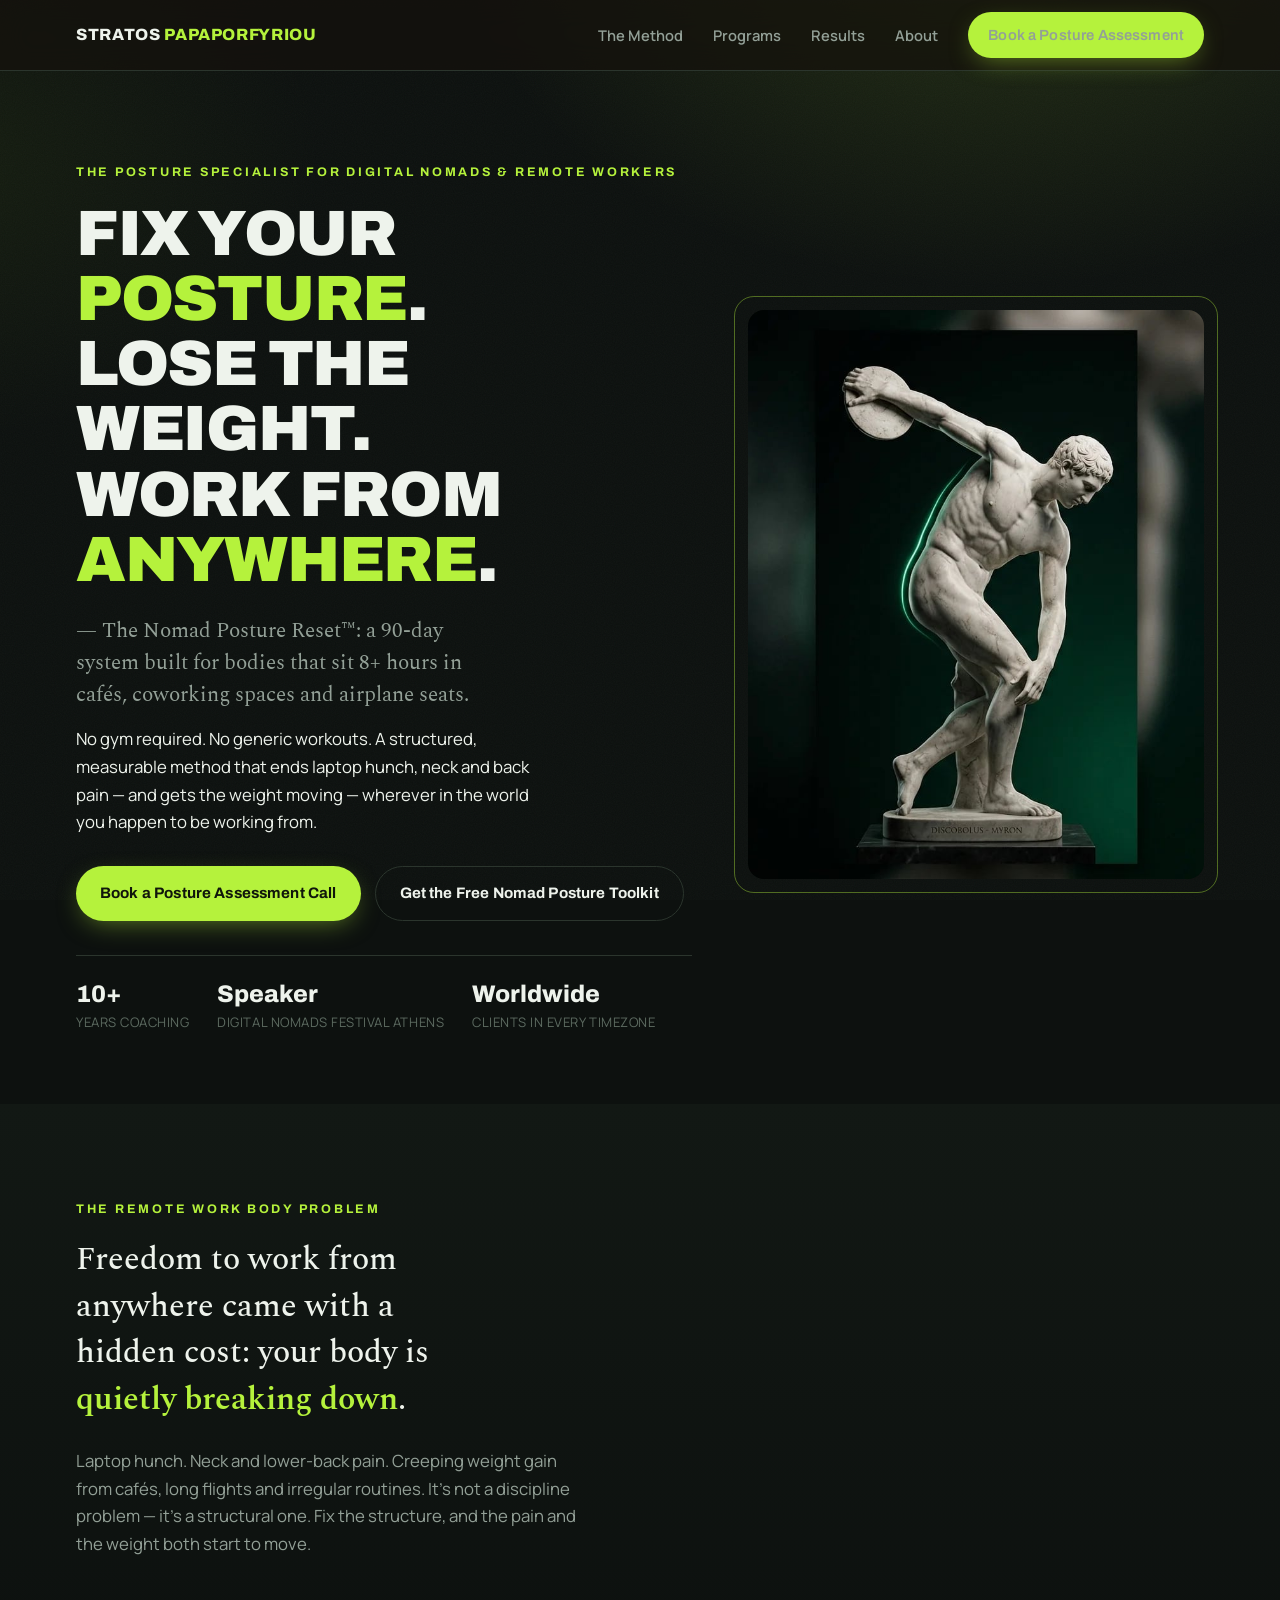
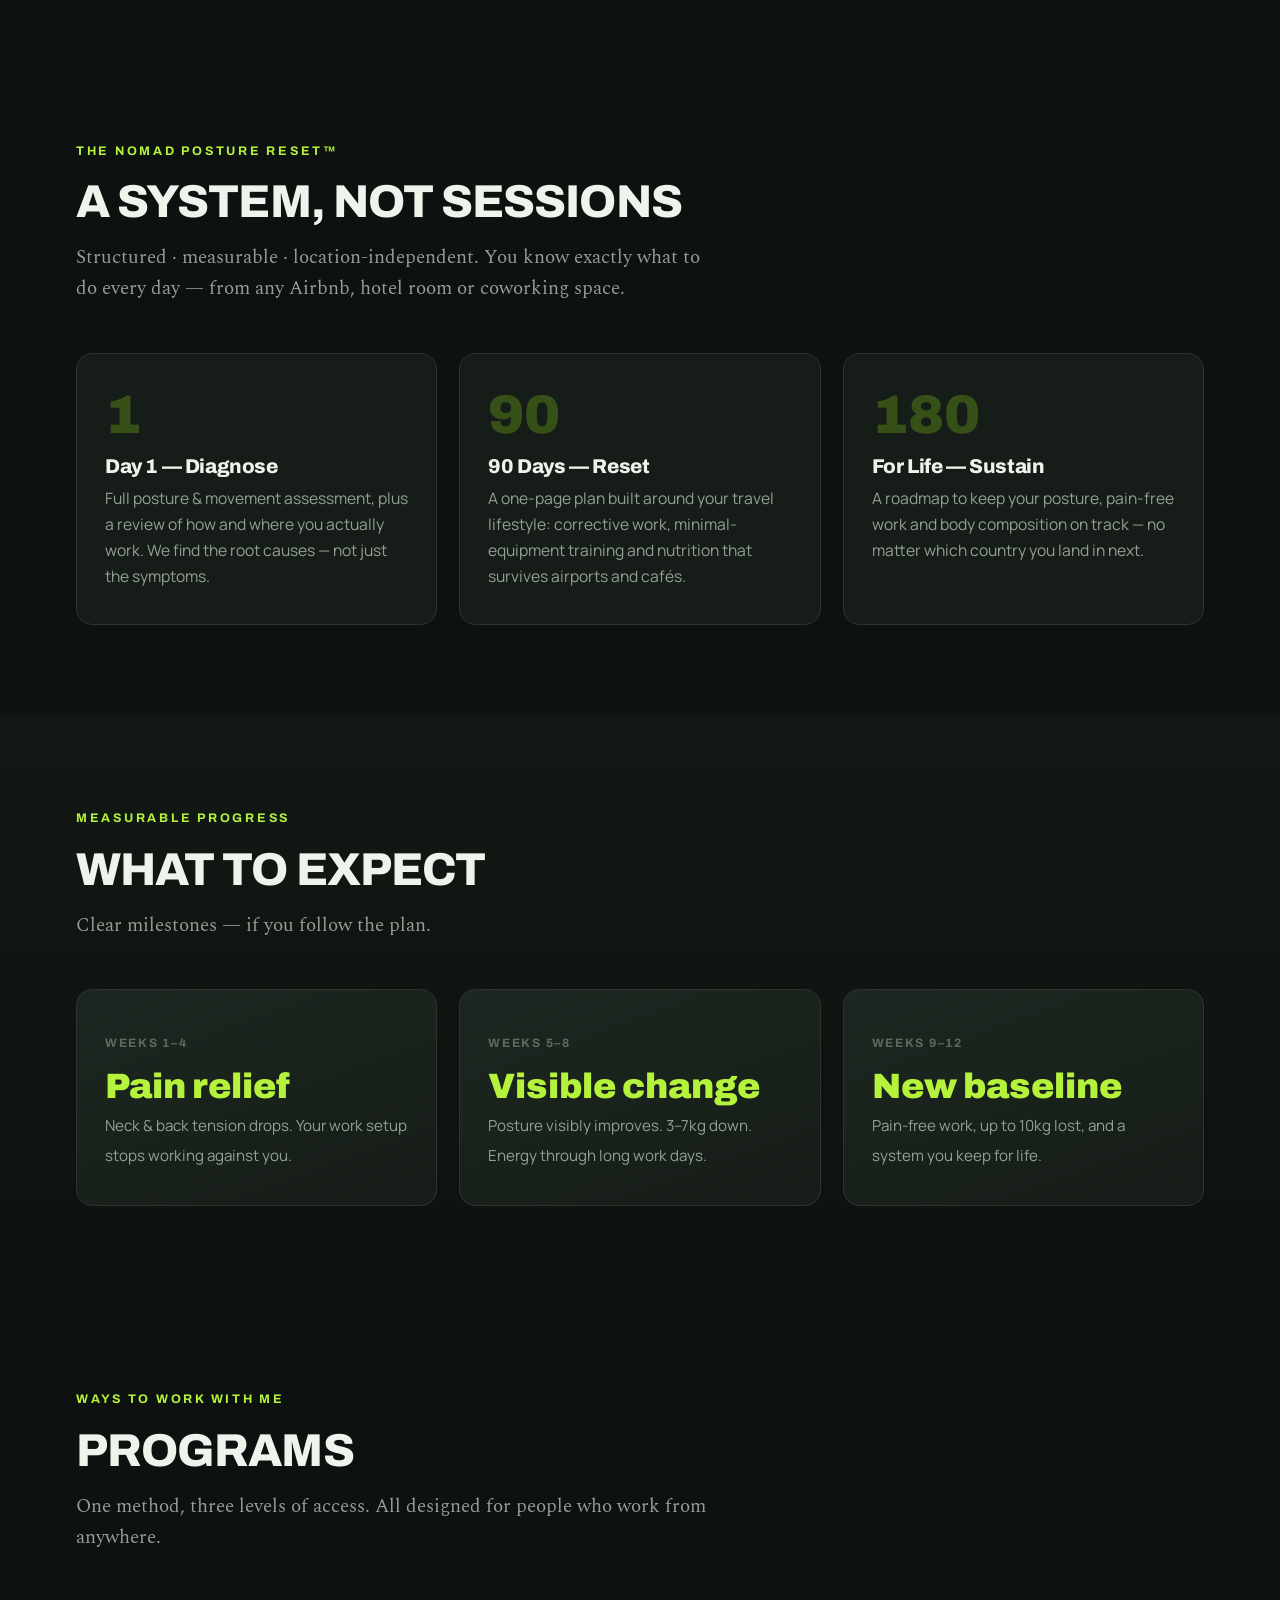
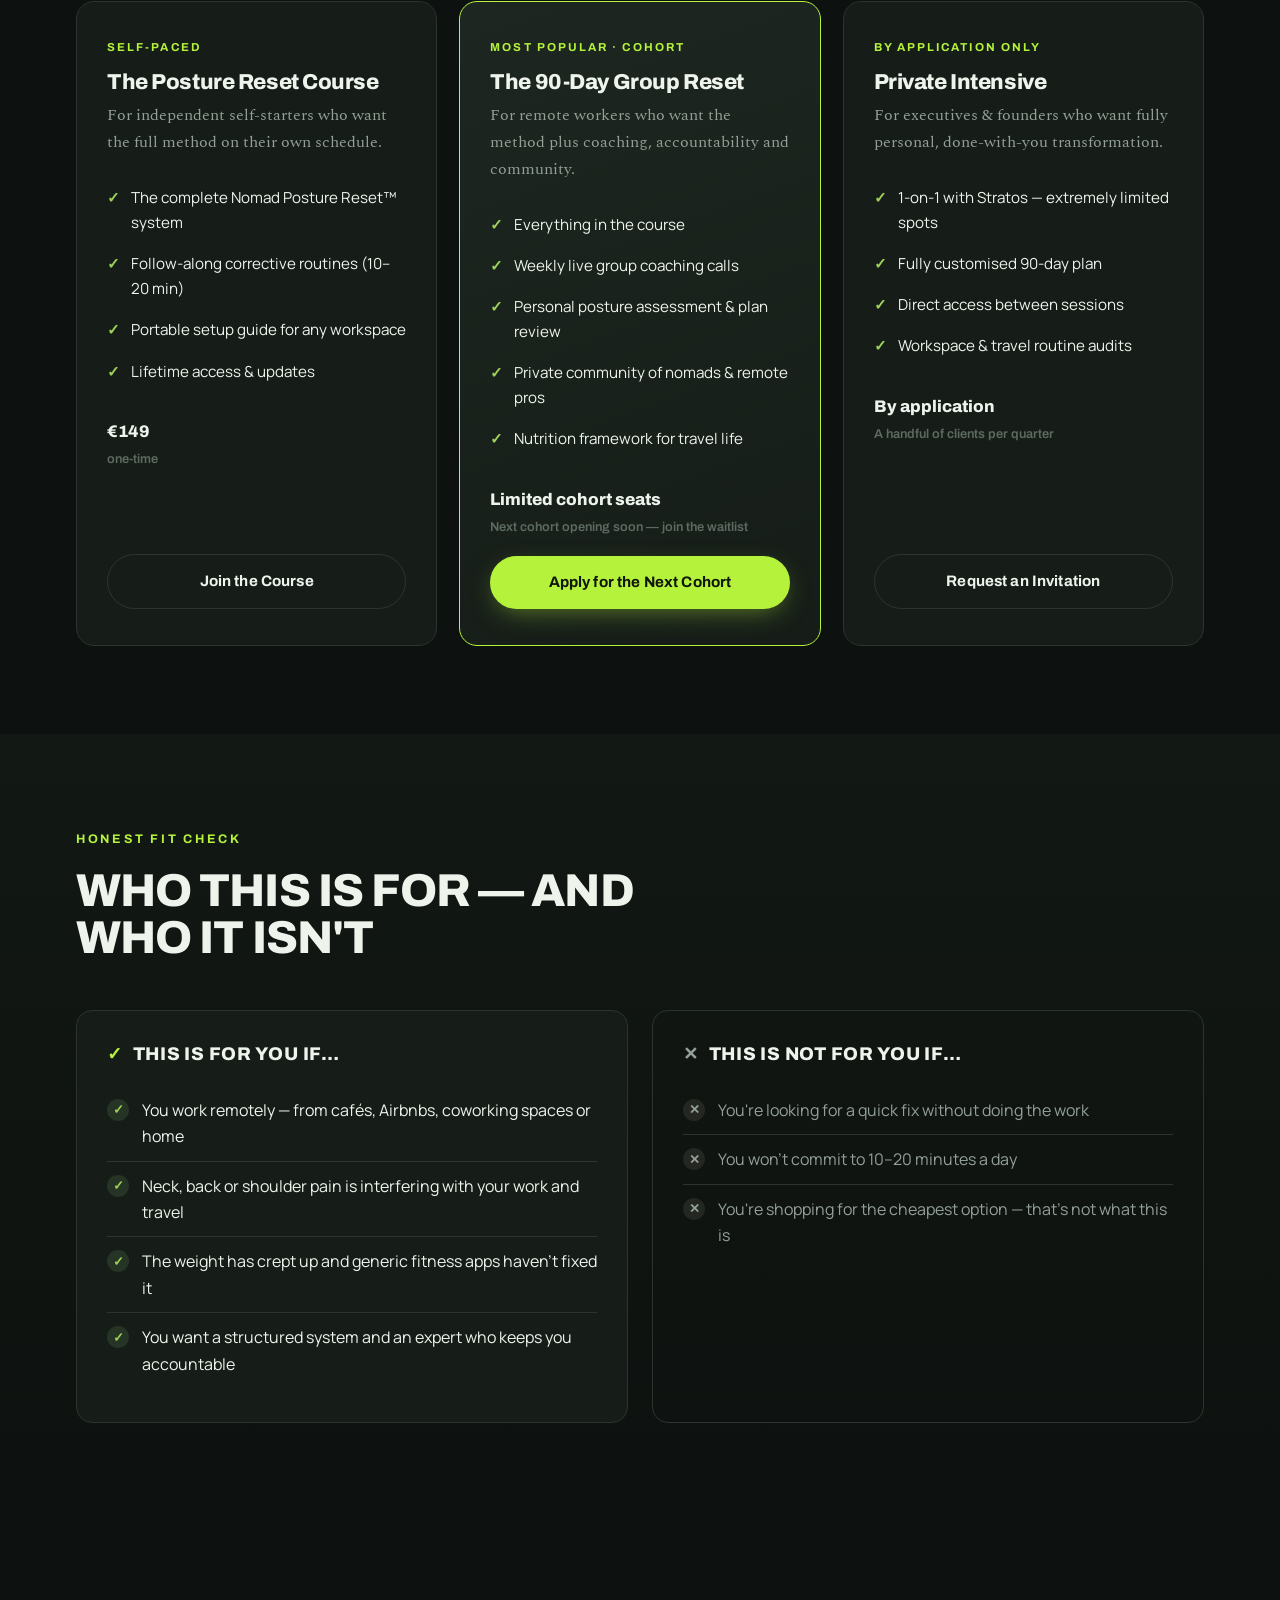
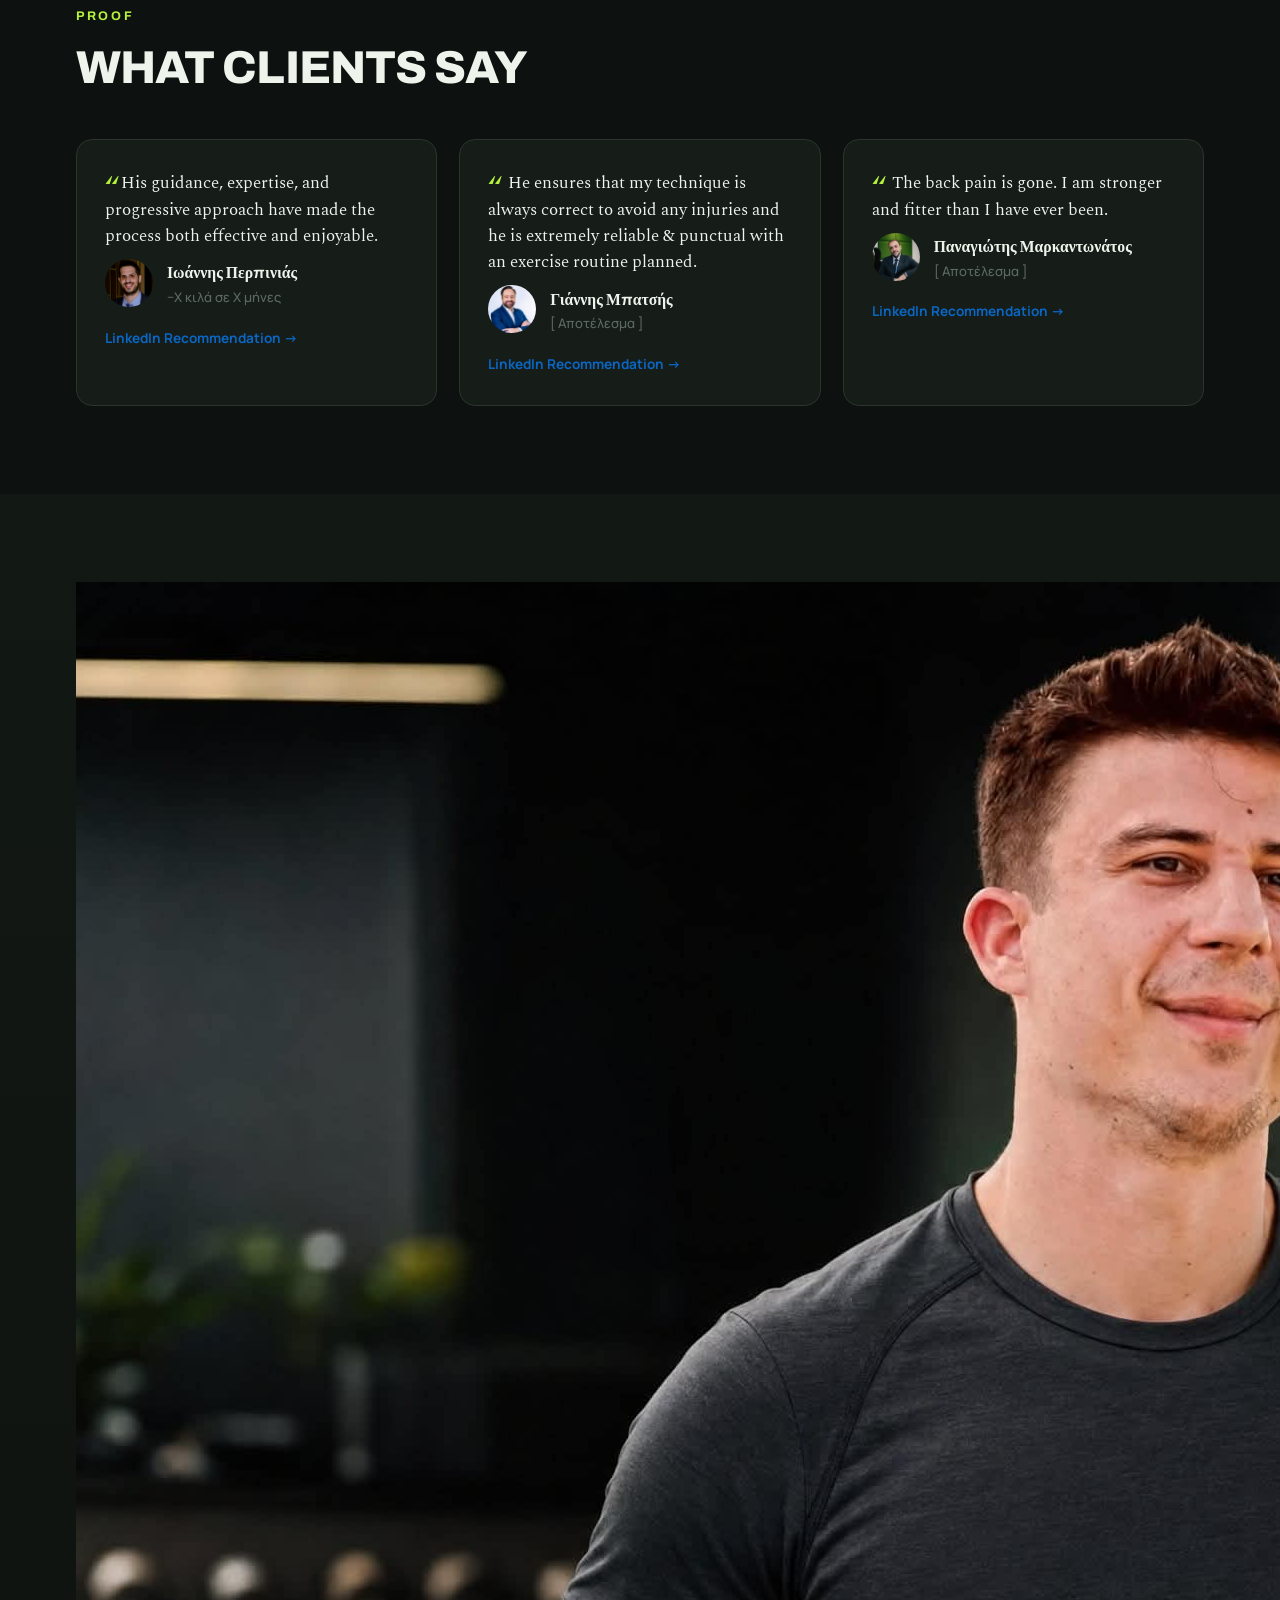
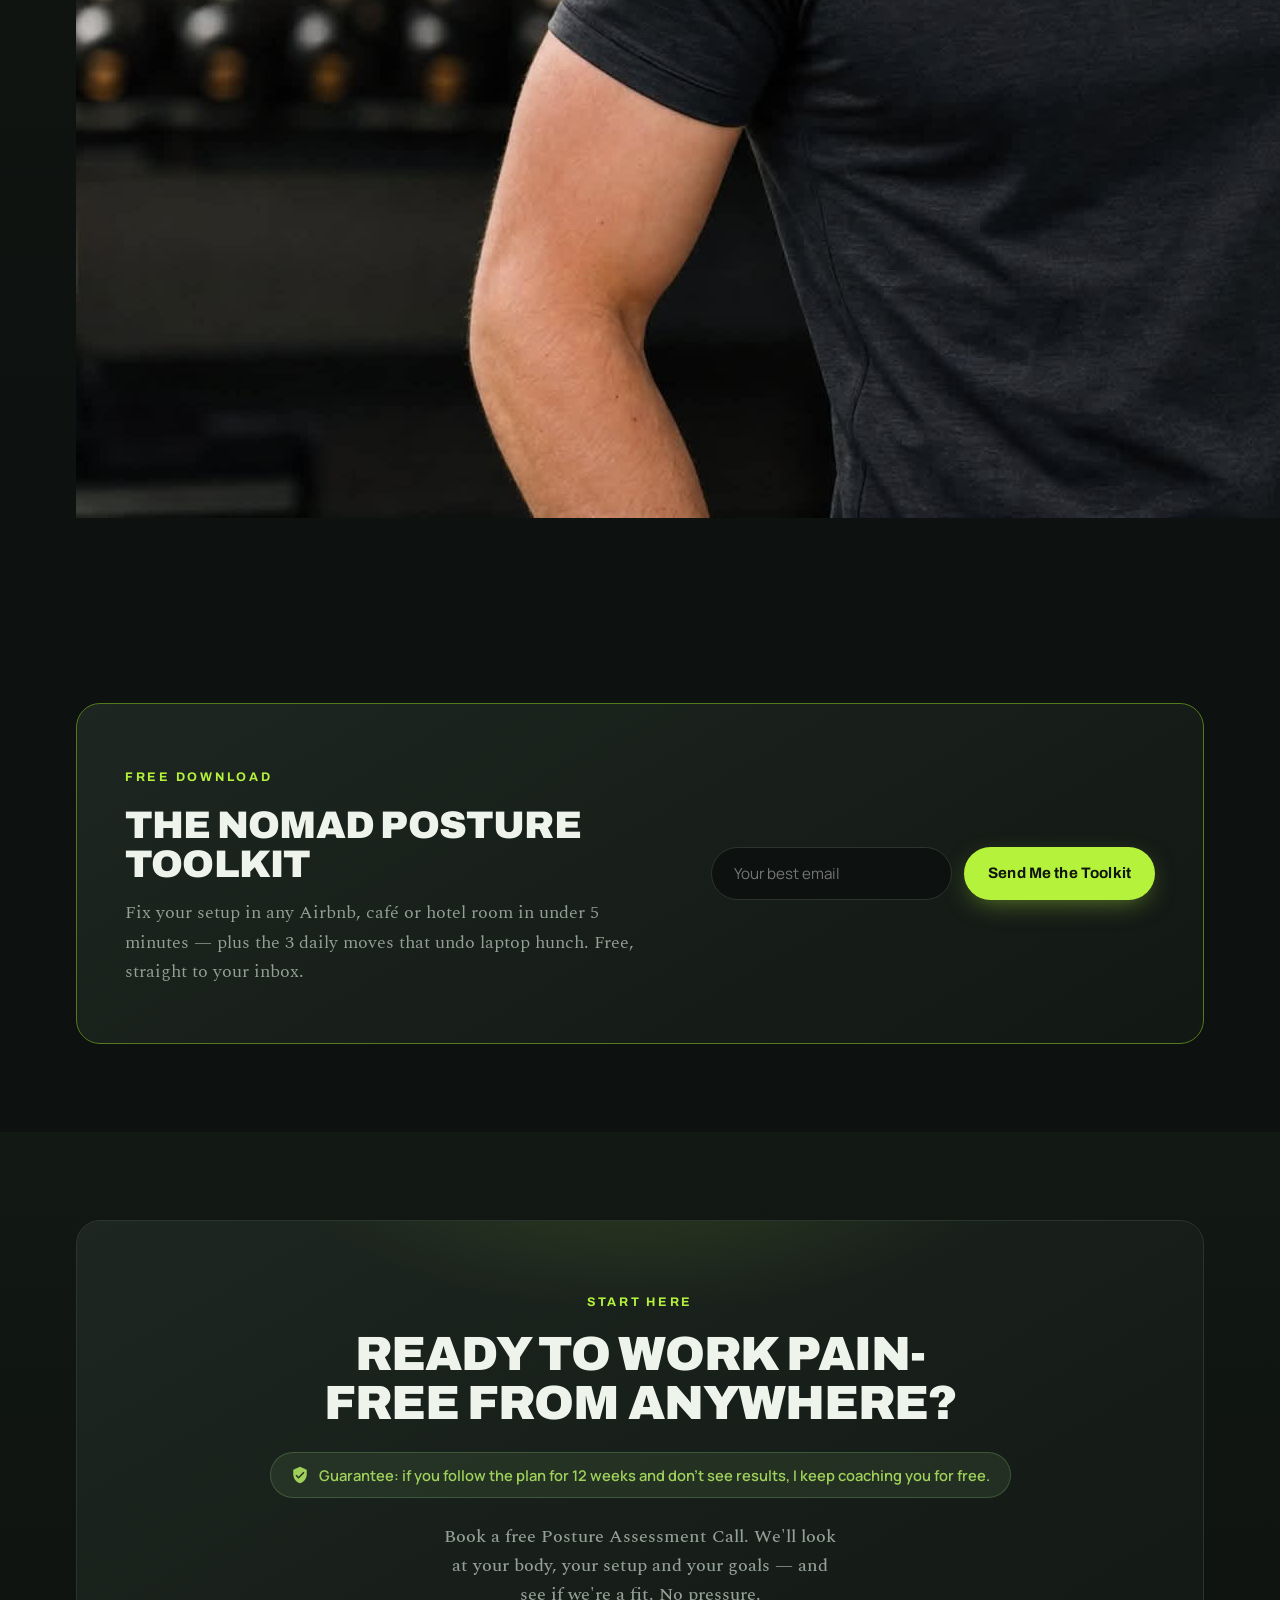
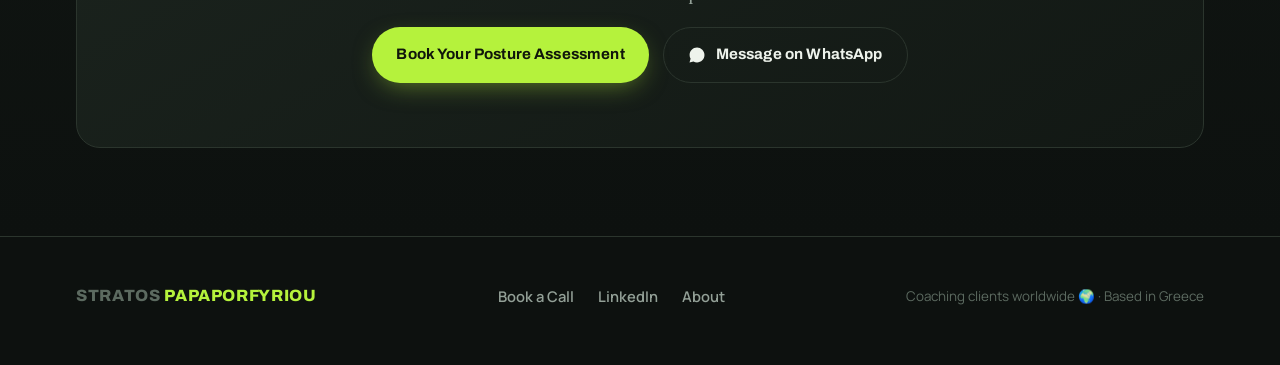
<file: site english.html>
<!DOCTYPE html>
<html lang="en">
<head>
<meta charset="UTF-8" />
<meta name="viewport" content="width=device-width, initial-scale=1.0" />
<title>Stratos Papaporfyriou — The Posture Specialist for Digital Nomads & Remote Workers</title>
<meta name="description" content="Fix your posture, lose the weight, work pain-free from anywhere. The Nomad Posture Reset™ — a 90-day system for digital nomads & remote workers. No gym required." />

<!--
  ╔══════════════════════════════════════════════════════════════════╗
  ║  SETUP NOTES                                                     ║
  ║  1. WHATSAPP: change WHATSAPP_NUMBER in the <script> below.      ║
  ║  2. CALENDLY: replace CALENDLY_URL with your booking link.       ║
  ║  3. EMAIL FORM: replace the form action with your MailerLite     ║
  ║     (or similar) embed — search "LEAD MAGNET FORM".              ║
  ║  4. PHOTOS: search "ΦΩΤΟ:" comments and replace placeholders.    ║
  ║  5. TESTIMONIALS: fill the slots — search "TESTIMONIAL".         ║
  ╚══════════════════════════════════════════════════════════════════╝
-->

<link rel="preconnect" href="https://fonts.googleapis.com" />
<link rel="preconnect" href="https://fonts.gstatic.com" crossorigin />
<link href="https://fonts.googleapis.com/css2?family=Archivo:wght@500;600;700;800;900&family=Manrope:wght@400;500;600;700&family=Spectral:ital,wght@0,500;0,600;1,500&display=swap" rel="stylesheet" />

<style>
:root{
  --bg:#0D110F; --bg-2:#121814; --surface:#161D18; --surface-2:#1D2620;
  --line:#2B352D; --text:#EEF3EC; --muted:#93A097; --muted-2:#5C6A60;
  --accent:#B5F23C; --accent-2:#CCFF63; --accent-deep:#557A1B;
  --accent-ink:#10160B; --ok:#9FD15A; --maxw:1180px;
}
*{box-sizing:border-box;margin:0;padding:0}
html{scroll-behavior:smooth}
body{background:var(--bg);color:var(--text);font-family:'Manrope',sans-serif;font-size:18px;line-height:1.65;-webkit-font-smoothing:antialiased;overflow-x:hidden}
body::before{content:"";position:fixed;inset:0;z-index:-2;background:radial-gradient(900px 600px at 78% -8%, rgba(181,242,60,.14), transparent 60%),radial-gradient(700px 500px at -5% 18%, rgba(85,122,27,.12), transparent 55%),var(--bg)}
body::after{content:"";position:fixed;inset:0;z-index:-1;pointer-events:none;opacity:.035;background-image:url("data:image/svg+xml,%3Csvg xmlns='http://www.w3.org/2000/svg' width='120' height='120'%3E%3Cfilter id='n'%3E%3CfeTurbulence type='fractalNoise' baseFrequency='.9' numOctaves='3'/%3E%3C/filter%3E%3Crect width='100%25' height='100%25' filter='url(%23n)'/%3E%3C/svg%3E")}
.wrap{max-width:var(--maxw);margin:0 auto;padding:0 26px}
h1,h2,h3{font-family:'Archivo',sans-serif;line-height:1.02;letter-spacing:-.02em}
.eyebrow{font-family:'Archivo',sans-serif;font-size:.78rem;font-weight:700;letter-spacing:.22em;text-transform:uppercase;color:var(--accent);display:inline-block;margin-bottom:18px}
.accent{color:var(--accent)}
.serif{font-family:'Spectral',serif;font-weight:500}

nav{position:sticky;top:0;z-index:50;backdrop-filter:saturate(140%) blur(14px);background:rgba(21,17,13,.72);border-bottom:1px solid var(--line)}
.nav-inner{display:flex;align-items:center;justify-content:space-between;height:70px}
.brand{font-family:'Archivo',sans-serif;font-weight:800;font-size:1.02rem;letter-spacing:.04em;text-transform:uppercase}
.brand span{color:var(--accent)}
.nav-links{display:flex;gap:30px;align-items:center}
.nav-links a{color:var(--muted);text-decoration:none;font-size:.92rem;font-weight:600;transition:color .2s}
.nav-links a:hover{color:var(--text)}
.btn{display:inline-flex;align-items:center;gap:10px;font-family:'Archivo',sans-serif;font-weight:700;font-size:.95rem;letter-spacing:.01em;padding:14px 24px;border-radius:999px;text-decoration:none;cursor:pointer;border:none;transition:transform .18s ease, box-shadow .18s ease, background .2s}
.btn-primary{background:var(--accent);color:var(--accent-ink);box-shadow:0 8px 26px -8px rgba(181,242,60,.5)}
.btn-primary:hover{transform:translateY(-2px);box-shadow:0 14px 34px -8px rgba(181,242,60,.65);background:var(--accent-2)}
.btn-ghost{background:transparent;color:var(--text);border:1px solid var(--line)}
.btn-ghost:hover{border-color:var(--accent);color:var(--accent)}
.btn svg{width:18px;height:18px;flex:none}
.nav-cta{padding:11px 20px}
@media(max-width:820px){.nav-links a:not(.nav-cta){display:none}}

.hero{padding:84px 0 70px;position:relative}
.hero-grid{display:grid;grid-template-columns:1.15fr .85fr;gap:56px;align-items:center}
.hero h1{font-size:clamp(2.4rem,5vw,4.1rem);font-weight:900;text-transform:uppercase}
.hero h1 .num{color:var(--accent);font-style:normal}
.hero-sub{font-family:'Spectral',serif;font-size:1.32rem;color:var(--muted);margin:24px 0 14px;max-width:36ch;line-height:1.5}
.hero-line{color:var(--text);font-size:1.05rem;max-width:46ch;margin-bottom:30px}
.hero-ctas{display:flex;gap:14px;flex-wrap:wrap;margin-bottom:34px}
.trust{display:flex;gap:28px;flex-wrap:wrap;padding-top:26px;border-top:1px solid var(--line)}
.trust div{display:flex;flex-direction:column}
.trust b{font-family:'Archivo',sans-serif;font-size:1.5rem;font-weight:800;color:var(--text);line-height:1}
.trust small{color:var(--muted-2);font-size:.82rem;letter-spacing:.04em;text-transform:uppercase;margin-top:6px}
.hero-photo-frame{position:relative}
.hero-photo-frame::before{content:"";position:absolute;inset:-14px;border:1px solid var(--accent);border-radius:20px;opacity:.4}
.photo{width:100%;aspect-ratio:4/5;border-radius:16px;overflow:hidden;background:linear-gradient(145deg,var(--surface),var(--surface-2));border:1px dashed var(--line);display:flex;align-items:center;justify-content:center;text-align:center;color:var(--muted-2);font-size:.85rem;padding:20px;position:relative}
.hero-photo{width:100%;aspect-ratio:4/5;object-fit:cover;border-radius:16px;display:block}
@media(max-width:860px){.hero-grid{grid-template-columns:1fr;gap:40px}.hero-photo-frame{max-width:380px;margin:0 auto}}

section{padding:88px 0;position:relative}
.section-head{max-width:640px;margin-bottom:48px}
.section-head h2{font-size:clamp(2rem,3.6vw,2.9rem);font-weight:800;text-transform:uppercase}
.section-head p{color:var(--muted);margin-top:16px;font-family:'Spectral',serif;font-size:1.18rem}
.alt{background:linear-gradient(180deg,var(--bg-2),var(--bg))}

.problem{font-family:'Spectral',serif;font-size:clamp(1.4rem,2.6vw,2rem);font-weight:500;line-height:1.45;max-width:26ch}
.problem .accent{font-weight:600}
.problem-note{color:var(--muted);font-family:'Manrope';font-size:1.05rem;margin-top:24px;max-width:50ch}

.fw-grid{display:grid;grid-template-columns:repeat(3,1fr);gap:22px}
.fw-card{background:var(--surface);border:1px solid var(--line);border-radius:16px;padding:34px 28px;position:relative;overflow:hidden;transition:border-color .25s, transform .25s}
.fw-card:hover{border-color:var(--accent);transform:translateY(-4px)}
.fw-num{font-family:'Archivo';font-weight:900;font-size:3.4rem;color:var(--accent-deep);line-height:1;opacity:.55}
.fw-card h3{font-size:1.25rem;font-weight:800;margin:14px 0 10px}
.fw-card p{color:var(--muted);font-size:.98rem}
@media(max-width:760px){.fw-grid{grid-template-columns:1fr}}

.miles{display:grid;grid-template-columns:repeat(3,1fr);gap:22px}
.mile{background:linear-gradient(160deg,var(--surface-2),var(--surface));border:1px solid var(--line);border-radius:16px;padding:36px 28px;text-align:left}
.mile small{color:var(--muted-2);text-transform:uppercase;letter-spacing:.14em;font-size:.76rem;font-weight:700;font-family:'Archivo'}
.mile b{display:block;font-family:'Archivo';font-weight:900;font-size:2.2rem;color:var(--accent);margin:12px 0 4px;line-height:1.1}
.mile span{color:var(--muted);font-size:.95rem}
@media(max-width:760px){.miles{grid-template-columns:1fr}}

/* OFFERS */
.offers{display:grid;grid-template-columns:repeat(3,1fr);gap:22px;align-items:stretch}
.offer{background:var(--surface);border:1px solid var(--line);border-radius:18px;padding:36px 30px;display:flex;flex-direction:column;transition:border-color .25s,transform .25s}
.offer:hover{border-color:var(--accent);transform:translateY(-4px)}
.offer.featured{border-color:var(--accent);background:linear-gradient(160deg,var(--surface-2),var(--surface));position:relative}
.offer .tag{font-family:'Archivo';font-size:.72rem;font-weight:700;letter-spacing:.18em;text-transform:uppercase;color:var(--accent);margin-bottom:14px}
.offer h3{font-size:1.35rem;font-weight:800;margin-bottom:10px}
.offer .who{font-family:'Spectral',serif;color:var(--muted);font-size:1.02rem;margin-bottom:20px}
.offer ul{list-style:none;margin-bottom:26px}
.offer li{display:flex;gap:11px;align-items:flex-start;padding:8px 0;color:var(--text);font-size:.95rem}
.offer li::before{content:"✓";color:var(--ok);font-weight:800;flex:none}
.offer .price{font-family:'Archivo';font-weight:800;font-size:1.05rem;color:var(--text);margin-bottom:18px}
.offer .price small{display:block;color:var(--muted-2);font-weight:600;font-size:.8rem;margin-top:4px}
.offer .btn{margin-top:auto;justify-content:center}
@media(max-width:880px){.offers{grid-template-columns:1fr}}

.fit-grid{display:grid;grid-template-columns:1fr 1fr;gap:24px}
.fit-card{background:var(--surface);border:1px solid var(--line);border-radius:16px;padding:34px 30px}
.fit-card.no{background:transparent}
.fit-card h3{font-size:1.15rem;font-weight:800;text-transform:uppercase;letter-spacing:.04em;margin-bottom:22px;display:flex;align-items:center;gap:10px}
.fit-card ul{list-style:none}
.fit-card li{display:flex;gap:13px;align-items:flex-start;padding:11px 0;border-bottom:1px solid var(--line);color:var(--text);font-size:1rem}
.fit-card li:last-child{border-bottom:none}
.tick,.cross{flex:none;width:22px;height:22px;border-radius:50%;display:grid;place-items:center;font-weight:800;font-size:.8rem;margin-top:2px}
.tick{background:rgba(127,176,106,.16);color:var(--ok)}
.cross{background:rgba(168,154,135,.14);color:var(--muted)}
.fit-card.no li{color:var(--muted)}
@media(max-width:760px){.fit-grid{grid-template-columns:1fr}}

.tst-grid{display:grid;grid-template-columns:repeat(3,1fr);gap:22px}
.tst{background:var(--surface);border:1px solid var(--line);border-radius:16px;padding:30px 28px;display:flex;flex-direction:column;gap:18px}
.tst .quote{font-family:'Spectral',serif;font-size:1.06rem;line-height:1.55;color:var(--text)}
.tst .quote::before{content:"“";color:var(--accent);font-family:'Spectral',serif;font-size:2rem;line-height:0;margin-right:2px;vertical-align:-.35em}
.tst .person{display:flex;align-items:center;gap:14px;margin-top:auto;padding-top:8px}
.avatar{width:48px;height:48px;border-radius:50%;flex:none;background:linear-gradient(145deg,var(--accent-deep),var(--surface-2));display:grid;place-items:center;font-family:'Archivo';font-weight:800;color:var(--accent-2);font-size:1rem;overflow:hidden}
img.avatar{object-fit:cover}
.tst .person b{font-family:'Archivo';font-weight:700;font-size:.98rem}
.tst .person span{display:block;color:var(--muted-2);font-size:.82rem;font-weight:500}
@media(max-width:880px){.tst-grid{grid-template-columns:1fr 1fr}}
@media(max-width:600px){.tst-grid{grid-template-columns:1fr}}

.about-grid{display:grid;grid-template-columns:.8fr 1.2fr;gap:50px;align-items:center}
.about-grid .photo{aspect-ratio:1/1}
.about p{color:var(--muted);font-family:'Spectral',serif;font-size:1.18rem;line-height:1.6;margin-bottom:18px}
.creds{display:flex;flex-wrap:wrap;gap:10px;margin-top:26px}
.cred{background:var(--surface);border:1px solid var(--line);border-radius:999px;padding:9px 18px;font-size:.86rem;font-weight:600;color:var(--text);font-family:'Archivo';letter-spacing:.02em}
.cred .accent{margin-right:7px}
@media(max-width:860px){.about-grid{grid-template-columns:1fr;gap:34px}.about-grid .photo{max-width:340px}}

/* LEAD MAGNET */
.magnet{background:linear-gradient(150deg,var(--surface-2),var(--bg-2));border:1px solid var(--accent-deep);border-radius:24px;padding:56px 48px;display:grid;grid-template-columns:1.1fr .9fr;gap:44px;align-items:center}
.magnet h2{font-size:clamp(1.7rem,3.2vw,2.4rem);font-weight:900;text-transform:uppercase}
.magnet p{color:var(--muted);margin-top:14px;font-family:'Spectral',serif;font-size:1.12rem}
.magnet form{display:flex;gap:12px;flex-wrap:wrap}
.magnet input{flex:1;min-width:220px;background:var(--bg);border:1px solid var(--line);border-radius:999px;padding:15px 22px;color:var(--text);font-family:'Manrope';font-size:.95rem}
.magnet input:focus{outline:none;border-color:var(--accent)}
@media(max-width:820px){.magnet{grid-template-columns:1fr;padding:44px 30px}}

.cta{background:linear-gradient(150deg,var(--surface-2),var(--bg-2));border:1px solid var(--line);border-radius:24px;padding:64px 48px;text-align:center;position:relative;overflow:hidden}
.cta::before{content:"";position:absolute;inset:0;background:radial-gradient(600px 300px at 50% -20%,rgba(181,242,60,.16),transparent 65%)}
.cta>*{position:relative}
.cta h2{font-size:clamp(2rem,4vw,3rem);font-weight:900;text-transform:uppercase;max-width:20ch;margin:0 auto}
.guarantee{display:inline-flex;align-items:center;gap:10px;background:rgba(127,176,106,.12);border:1px solid rgba(127,176,106,.3);color:var(--ok);padding:10px 20px;border-radius:999px;font-size:.92rem;font-weight:600;margin:24px 0}
.cta-ctas{display:flex;gap:14px;justify-content:center;flex-wrap:wrap;margin-top:18px}

footer{border-top:1px solid var(--line);padding:46px 0 56px;color:var(--muted-2)}
.foot-inner{display:flex;justify-content:space-between;align-items:center;gap:24px;flex-wrap:wrap}
.foot-inner a{color:var(--muted);text-decoration:none;font-weight:600;font-size:.92rem}
.foot-inner a:hover{color:var(--accent)}
.foot-links{display:flex;gap:24px;flex-wrap:wrap}

.reveal{opacity:0;transform:translateY(26px);transition:opacity .7s cubic-bezier(.2,.7,.2,1),transform .7s cubic-bezier(.2,.7,.2,1)}
.reveal.in{opacity:1;transform:none}
@media(prefers-reduced-motion:reduce){.reveal{opacity:1;transform:none;transition:none}}
</style>
</head>
<body>

<!-- ==== NAV ==== -->
<nav>
  <div class="wrap nav-inner">
    <div class="brand">STRATOS <span>PAPAPORFYRIOU</span></div>
    <div class="nav-links">
      <a href="#method">The Method</a>
      <a href="#programs">Programs</a>
      <a href="#results">Results</a>
      <a href="#about">About</a>
      <a class="btn btn-primary nav-cta" data-cal href="#">Book a Posture Assessment</a>
    </div>
  </div>
</nav>

<!-- ==== HERO ==== -->
<header class="hero">
  <div class="wrap hero-grid">
    <div class="reveal">
      <span class="eyebrow">The Posture Specialist for Digital Nomads &amp; Remote Workers</span>
      <h1>Fix your <span class="num">posture</span>.<br>Lose the weight.<br>Work from <span class="num">anywhere</span>.</h1>
      <p class="hero-sub">— The Nomad Posture Reset™: a 90-day system built for bodies that sit 8+ hours in cafés, coworking spaces and airplane seats.</p>
      <p class="hero-line">No gym required. No generic workouts. A structured, measurable method that ends laptop hunch, neck and back pain — and gets the weight moving — wherever in the world you happen to be working from.</p>
      <div class="hero-ctas">
        <a class="btn btn-primary" data-cal href="#">Book a Posture Assessment Call</a>
        <a class="btn btn-ghost" href="#magnet">Get the Free Nomad Posture Toolkit</a>
      </div>
      <div class="trust">
        <div><b>10+</b><small>Years coaching</small></div>
        <div><b>Speaker</b><small>Digital Nomads Festival Athens</small></div>
        <div><b>Worldwide</b><small>Clients in every timezone</small></div>
      </div>
    </div>
    <div class="reveal hero-photo-frame">
      <!-- ΦΩΤΟ: <img class="hero-photo" src="stratos-hero.jpg" alt="Stratos Papaporfyriou"> -->
      <img class="hero-photo" src="images/1.jpg" alt="Stratos Papaporfyriou">
    </div>
  </div>
</header>

<!-- ==== PROBLEM ==== -->
<section class="alt">
  <div class="wrap reveal">
    <span class="eyebrow">The Remote Work Body Problem</span>
    <p class="problem">Freedom to work from anywhere came with a hidden cost: your body is <span class="accent">quietly breaking down</span>.</p>
    <p class="problem-note">Laptop hunch. Neck and lower-back pain. Creeping weight gain from cafés, long flights and irregular routines. It's not a discipline problem — it's a structural one. Fix the structure, and the pain and the weight both start to move.</p>
  </div>
</section>

<!-- ==== METHOD ==== -->
<section id="method">
  <div class="wrap">
    <div class="section-head reveal">
      <span class="eyebrow">The Nomad Posture Reset™</span>
      <h2>A system, not sessions</h2>
      <p>Structured · measurable · location-independent. You know exactly what to do every day — from any Airbnb, hotel room or coworking space.</p>
    </div>
    <div class="fw-grid">
      <div class="fw-card reveal">
        <div class="fw-num">1</div>
        <h3>Day 1 — Diagnose</h3>
        <p>Full posture &amp; movement assessment, plus a review of how and where you actually work. We find the root causes — not just the symptoms.</p>
      </div>
      <div class="fw-card reveal">
        <div class="fw-num">90</div>
        <h3>90 Days — Reset</h3>
        <p>A one-page plan built around your travel lifestyle: corrective work, minimal-equipment training and nutrition that survives airports and cafés.</p>
      </div>
      <div class="fw-card reveal">
        <div class="fw-num">180</div>
        <h3>For Life — Sustain</h3>
        <p>A roadmap to keep your posture, pain-free work and body composition on track — no matter which country you land in next.</p>
      </div>
    </div>
  </div>
</section>

<!-- ==== MILESTONES ==== -->
<section id="results" class="alt">
  <div class="wrap">
    <div class="section-head reveal">
      <span class="eyebrow">Measurable progress</span>
      <h2>What to expect</h2>
      <p>Clear milestones — if you follow the plan.</p>
    </div>
    <div class="miles">
      <div class="mile reveal"><small>Weeks 1–4</small><b>Pain relief</b><span>Neck &amp; back tension drops. Your work setup stops working against you.</span></div>
      <div class="mile reveal"><small>Weeks 5–8</small><b>Visible change</b><span>Posture visibly improves. 3–7kg down. Energy through long work days.</span></div>
      <div class="mile reveal"><small>Weeks 9–12</small><b>New baseline</b><span>Pain-free work, up to 10kg lost, and a system you keep for life.</span></div>
    </div>
  </div>
</section>

<!-- ==== PROGRAMS ==== -->
<section id="programs">
  <div class="wrap">
    <div class="section-head reveal">
      <span class="eyebrow">Ways to work with me</span>
      <h2>Programs</h2>
      <p>One method, three levels of access. All designed for people who work from anywhere.</p>
    </div>
    <div class="offers">

      <div class="offer reveal">
        <div class="tag">Self-paced</div>
        <h3>The Posture Reset Course</h3>
        <p class="who">For independent self-starters who want the full method on their own schedule.</p>
        <ul>
          <li>The complete Nomad Posture Reset™ system</li>
          <li>Follow-along corrective routines (10–20 min)</li>
          <li>Portable setup guide for any workspace</li>
          <li>Lifetime access &amp; updates</li>
        </ul>
        <div class="price">€149 <small>one-time</small></div>
        <a class="btn btn-ghost" href="#" >Join the Course</a>
      </div>

      <div class="offer featured reveal">
        <div class="tag">Most popular · Cohort</div>
        <h3>The 90-Day Group Reset</h3>
        <p class="who">For remote workers who want the method plus coaching, accountability and community.</p>
        <ul>
          <li>Everything in the course</li>
          <li>Weekly live group coaching calls</li>
          <li>Personal posture assessment &amp; plan review</li>
          <li>Private community of nomads &amp; remote pros</li>
          <li>Nutrition framework for travel life</li>
        </ul>
        <div class="price">Limited cohort seats <small>Next cohort opening soon — join the waitlist</small></div>
        <a class="btn btn-primary" data-cal href="#">Apply for the Next Cohort</a>
      </div>

      <div class="offer reveal">
        <div class="tag">By application only</div>
        <h3>Private Intensive</h3>
        <p class="who">For executives &amp; founders who want fully personal, done-with-you transformation.</p>
        <ul>
          <li>1-on-1 with Stratos — extremely limited spots</li>
          <li>Fully customised 90-day plan</li>
          <li>Direct access between sessions</li>
          <li>Workspace &amp; travel routine audits</li>
        </ul>
        <div class="price">By application <small>A handful of clients per quarter</small></div>
        <a class="btn btn-ghost" data-cal href="#">Request an Invitation</a>
      </div>

    </div>
  </div>
</section>

<!-- ==== FIT / NOT FIT ==== -->
<section class="alt">
  <div class="wrap">
    <div class="section-head reveal">
      <span class="eyebrow">Honest fit check</span>
      <h2>Who this is for — and who it isn't</h2>
    </div>
    <div class="fit-grid">
      <div class="fit-card reveal">
        <h3><span class="accent">✓</span> This is for you if…</h3>
        <ul>
          <li><span class="tick">✓</span> You work remotely — from cafés, Airbnbs, coworking spaces or home</li>
          <li><span class="tick">✓</span> Neck, back or shoulder pain is interfering with your work and travel</li>
          <li><span class="tick">✓</span> The weight has crept up and generic fitness apps haven't fixed it</li>
          <li><span class="tick">✓</span> You want a structured system and an expert who keeps you accountable</li>
        </ul>
      </div>
      <div class="fit-card no reveal">
        <h3><span style="color:var(--muted)">✕</span> This is not for you if…</h3>
        <ul>
          <li><span class="cross">✕</span> You're looking for a quick fix without doing the work</li>
          <li><span class="cross">✕</span> You won't commit to 10–20 minutes a day</li>
          <li><span class="cross">✕</span> You're shopping for the cheapest option — that's not what this is</li>
        </ul>
      </div>
    </div>
  </div>
</section>

<!-- ==== TESTIMONIALS ==== -->
<section>
  <div class="wrap">
    <div class="section-head reveal">
      <span class="eyebrow">Proof</span>
      <h2>What clients say</h2>
    </div>
    <div class="tst-grid">

<!-- TESTIMONIAL 1 -->
<div class="tst reveal">

  <a href="https://www.linkedin.com/in/stratos-papaporfyriou-bb326b244/details/recommendations/?detailScreenTabIndex=0"
     target="_blank"
     rel="noopener"
     style="display:block;color:inherit;text-decoration:none;height:100%;">

    <p class="quote">His guidance, expertise, and progressive approach have made the process both effective and enjoyable.</p>

    <div class="person">
      <img class="avatar" src="images/client-01.jpg" alt="Ιωάννης Περπινιάς">
      <div>
        <b>Ιωάννης Περπινιάς</b>
        <span>−Χ κιλά σε Χ μήνες</span>
      </div>
    </div>

    <div style="margin-top:18px;color:#0A66C2;font-weight:700;font-size:.85rem;">
      LinkedIn Recommendation →
    </div>

  </a>

</div>

      
    <!-- TESTIMONIAL 2 -->
<div class="tst reveal">

  <a href="https://www.linkedin.com/in/stratos-papaporfyriou-bb326b244/details/recommendations/?detailScreenTabIndex=0"
     target="_blank"
     rel="noopener"
     style="display:block;color:inherit;text-decoration:none;height:100%;">

    <p class="quote">
      He ensures that my technique is always correct to avoid any injuries and he is extremely reliable & punctual with an exercise routine planned.
    </p>

    <div class="person">
      <img class="avatar" src="images/client-02.jpg" alt="Γιάννης Μπατσής">
      <div>
        <b>Γιάννης Μπατσής</b>
        <span>[ Αποτέλεσμα ]</span>
      </div>
    </div>

    <div style="margin-top:18px;color:#0A66C2;font-weight:700;font-size:.85rem;">
      LinkedIn Recommendation →
    </div>

  </a>

</div>

<!-- TESTIMONIAL 3 -->
<div class="tst reveal">

  <a href="https://www.linkedin.com/in/stratos-papaporfyriou-bb326b244/details/recommendations/?detailScreenTabIndex=0"
     target="_blank"
     rel="noopener"
     style="display:block;color:inherit;text-decoration:none;height:100%;">

    <p class="quote">
      The back pain is gone. I am stronger and fitter than I have ever been.
    </p>

    <div class="person">
      <img class="avatar" src="images/client-03.jpg" alt="Παναγιώτης Μαρκαντωνάτος">
      <div>
        <b>Παναγιώτης Μαρκαντωνάτος</b>
        <span>[ Αποτέλεσμα ]</span>
      </div>
    </div>

    <div style="margin-top:18px;color:#0A66C2;font-weight:700;font-size:.85rem;">
      LinkedIn Recommendation →
    </div>

  </a>

</div>
      <!-- Add up to 6 — delete unused blocks -->
    </div>
  </div>
</section>

<!-- ==== ABOUT ==== -->
<section id="about" class="alt">
  <div class="wrap about about-grid">
    <div class="reveal">
      <!-- ΦΩΤΟ: <img class="about-photo" src="stratos-about.jpg" alt="Stratos Papaporfyriou"> -->
      
    <img class="about-photo" src="images/stratos.jpg" alt="Stratos Papaporfyriou">
    </div>
    <div class="reveal">
      <span class="eyebrow">The expert behind the method</span>
      <h2 style="font-size:clamp(1.8rem,3.4vw,2.6rem);text-transform:uppercase;margin-bottom:22px">Stratos Papaporfyriou</h2>
      <p>For over 10 years I've helped desk-bound professionals undo the damage of sitting — first in corporate ergonomics seminars, now for the fastest-growing workforce in the world: people who work from anywhere.</p>
      <p>I built the Nomad Posture Reset™ because remote workers don't need another gym program. They need a system that travels with them — diagnosis, a one-page plan, and coaching until the result is locked in.</p>
      <div class="creds">
        <div class="cred"><span class="accent">●</span>Posture &amp; Fat Loss Specialist</div>
        <div class="cred"><span class="accent">●</span>Speaker — Digital Nomads Festival Athens</div>
        <div class="cred"><span class="accent">●</span>Corporate Ergonomics Educator</div>
        <div class="cred"><span class="accent">●</span>Certified Personal Trainer · 10+ yrs</div>
        <div class="cred"><span class="accent">●</span>Wellness Show Host</div>
      </div>
    </div>
  </div>
</section>

<!-- ==== LEAD MAGNET ==== -->
<section id="magnet">
  <div class="wrap reveal">
    <div class="magnet">
      <div>
        <span class="eyebrow">Free download</span>
        <h2>The Nomad Posture Toolkit</h2>
        <p>Fix your setup in any Airbnb, café or hotel room in under 5 minutes — plus the 3 daily moves that undo laptop hunch. Free, straight to your inbox.</p>
      </div>
      <!-- LEAD MAGNET FORM: replace action with your MailerLite/ConvertKit endpoint -->
      <form action="#" method="post">
        <input type="email" name="email" placeholder="Your best email" required />
        <button class="btn btn-primary" type="submit">Send Me the Toolkit</button>
      </form>
    </div>
  </div>
</section>

<!-- ==== CTA ==== -->
<section class="alt">
  <div class="wrap reveal">
    <div class="cta">
      <span class="eyebrow">Start here</span>
      <h2>Ready to work pain-free from anywhere?</h2>
      <div class="guarantee">
        <svg width="18" height="18" viewBox="0 0 24 24" fill="currentColor"><path d="M12 1 3 5v6c0 5.55 3.84 10.74 9 12 5.16-1.26 9-6.45 9-12V5l-9-4Zm-2 16-4-4 1.41-1.41L10 14.17l6.59-6.58L18 9l-8 8Z"/></svg>
        Guarantee: if you follow the plan for 12 weeks and don't see results, I keep coaching you for free.
      </div>
      <p class="serif" style="color:var(--muted);max-width:44ch;margin:0 auto 4px;font-size:1.1rem">Book a free Posture Assessment Call. We'll look at your body, your setup and your goals — and see if we're a fit. No pressure.</p>
      <div class="cta-ctas">
        <a class="btn btn-primary" data-cal href="#">Book Your Posture Assessment</a>
        <a class="btn btn-ghost" data-wa href="#">
          <svg viewBox="0 0 24 24" fill="currentColor"><path d="M12.04 2C6.58 2 2.13 6.45 2.13 11.91c0 1.75.46 3.45 1.32 4.95L2 22l5.25-1.38a9.9 9.9 0 0 0 4.79 1.22h.01c5.46 0 9.91-4.45 9.91-9.91 0-2.65-1.03-5.14-2.9-7.01A9.82 9.82 0 0 0 12.04 2Z"/></svg>
          Message on WhatsApp
        </a>
      </div>
    </div>
  </div>
</section>

<!-- ==== FOOTER ==== -->
<footer>
  <div class="wrap foot-inner">
    <div class="brand">STRATOS <span>PAPAPORFYRIOU</span></div>
    <div class="foot-links">
      <a data-cal href="#">Book a Call</a>
      <a href="https://www.linkedin.com/in/stratos-papaporfyriou-bb326b244/" target="_blank" rel="noopener">LinkedIn</a>
      <a href="#about">About</a>
    </div>
    <div style="font-size:.84rem">Coaching clients worldwide 🌍 · Based in Greece</div>
  </div>
</footer>

<script>
/* 1. WHATSAPP — international format, no "+" */
const WHATSAPP_NUMBER = "30690000";
const WHATSAPP_TEXT   = "Hi Stratos! I found your site and I'd like to learn more about the Nomad Posture Reset.";
/* 2. CALENDLY — your booking link */
const CALENDLY_URL = "https://calendly.com/your-link/posture-assessment";

const waLink = "https://wa.me/" + WHATSAPP_NUMBER + "?text=" + encodeURIComponent(WHATSAPP_TEXT);
document.querySelectorAll("[data-wa]").forEach(a => a.setAttribute("href", waLink));
document.querySelectorAll("[data-cal]").forEach(a => a.setAttribute("href", CALENDLY_URL));

/* Scroll reveal */
const io = new IntersectionObserver((entries) => {
  entries.forEach((e) => { if (e.isIntersecting) { e.target.classList.add("in"); io.unobserve(e.target); } });
}, { threshold: 0.12 });
document.querySelectorAll(".reveal").forEach((el, i) => {
  el.style.transitionDelay = (Math.min(i % 3, 2) * 0.08) + "s";
  io.observe(el);
});
</script>
</body>
</html>
</file>
